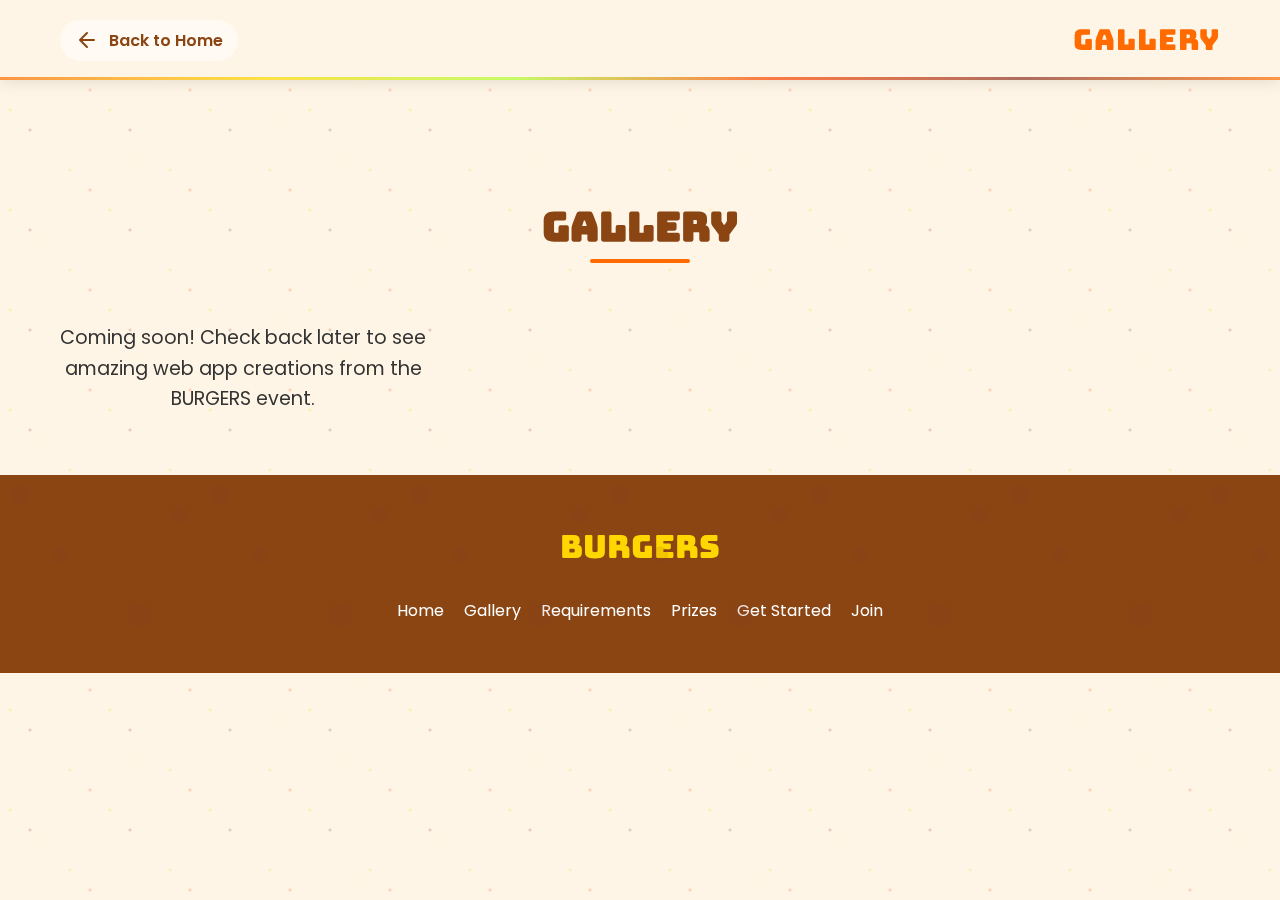
<file: gallery.html>
<!DOCTYPE html>
<html lang="en">
<head>
    <meta charset="UTF-8">
    <meta name="viewport" content="width=device-width, initial-scale=1.0">
    <title>BURGERS - Gallery</title>
    <link rel="icon" href="assets/image-removebg-preview.png" type="image/png">
    <link rel="stylesheet" href="styles/main.css">
    <link rel="stylesheet" href="styles/animations.css">
    <link rel="stylesheet" href="styles/burger.css">
    <link rel="stylesheet" href="styles/subpages.css">
    <link rel="preconnect" href="https://fonts.googleapis.com">
    <link rel="preconnect" href="https://fonts.gstatic.com" crossorigin>
    <link href="https://fonts.googleapis.com/css2?family=Bungee&family=Poppins:wght@300;400;600;700&display=swap" rel="stylesheet">
</head>
<body>
    <div class="burger-particles"></div>
    
    <header class="subpage-header">
        <div class="nav-container">
            <a href="index.html" class="back-button">
                <svg width="24" height="24" viewBox="0 0 24 24" fill="none" xmlns="http://www.w3.org/2000/svg">
                    <path d="M19 12H5M5 12L12 19M5 12L12 5" stroke="currentColor" stroke-width="2" stroke-linecap="round" stroke-linejoin="round"/>
                </svg>
                Back to Home
            </a>
            <div class="logo">
                <span>GALLERY</span>
            </div>
        </div>
    </header>

    <main>
        <section class="subpage-content">
            <div class="container">
                <h1 class="section-title">Gallery</h1>
                <div class="gallery-container">
                    <p class="section-text">Coming soon! Check back later to see amazing web app creations from the BURGERS event.</p>
                </div>
            </div>
        </section>
    </main>

    <footer>
        <div class="footer-content">
            <div class="footer-logo">
                <span>BURGERS</span>
            </div>
            <div class="footer-nav">
                <a href="index.html">Home</a>
                <a href="gallery.html">Gallery</a>
                <a href="requirements.html">Requirements</a>
                <a href="prizes.html">Prizes</a>
                <a href="get-started.html">Get Started</a>
                <a href="https://hackclub.slack.com/archives/C08NFMLBGPJ">Join</a>
            </div>
        </div>
    </footer>

    <script src="scripts/main.js"></script>
    <script src="scripts/burger-animation.js"></script>
</body>
</html>
</file>
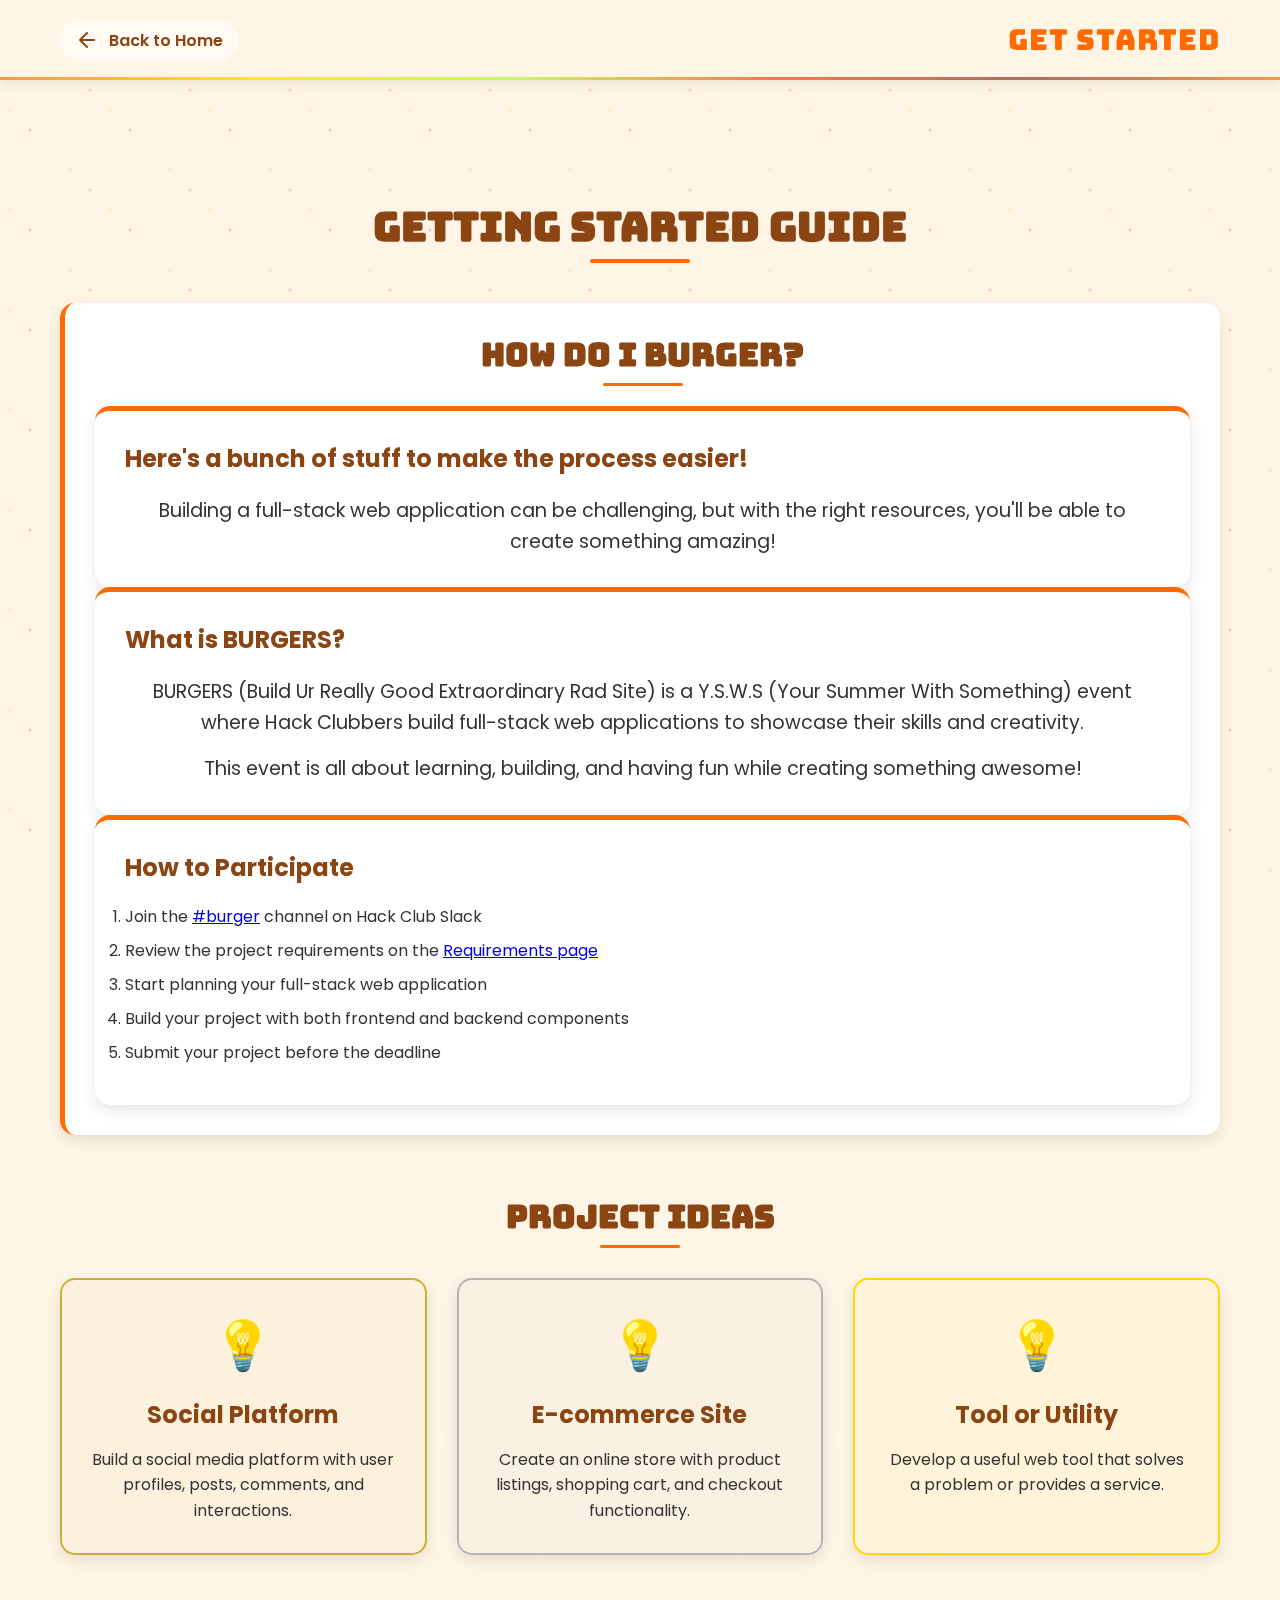
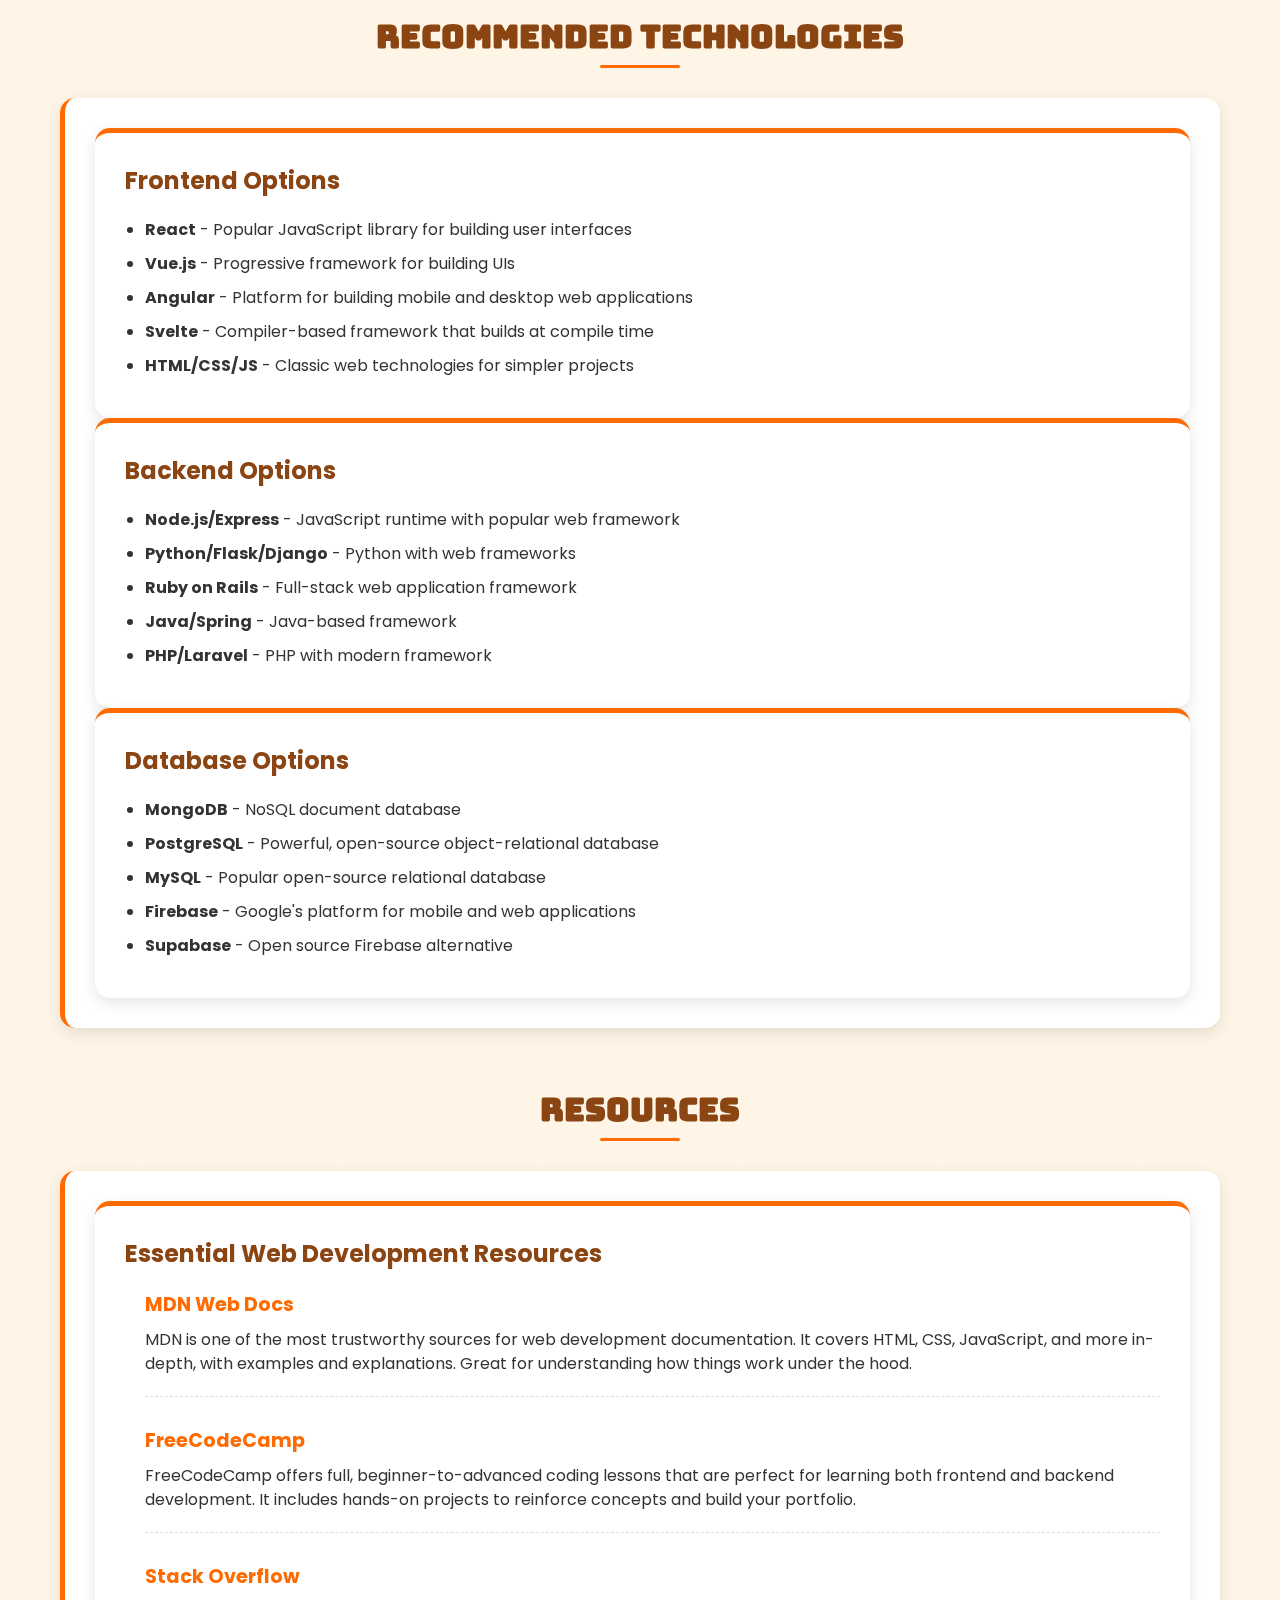
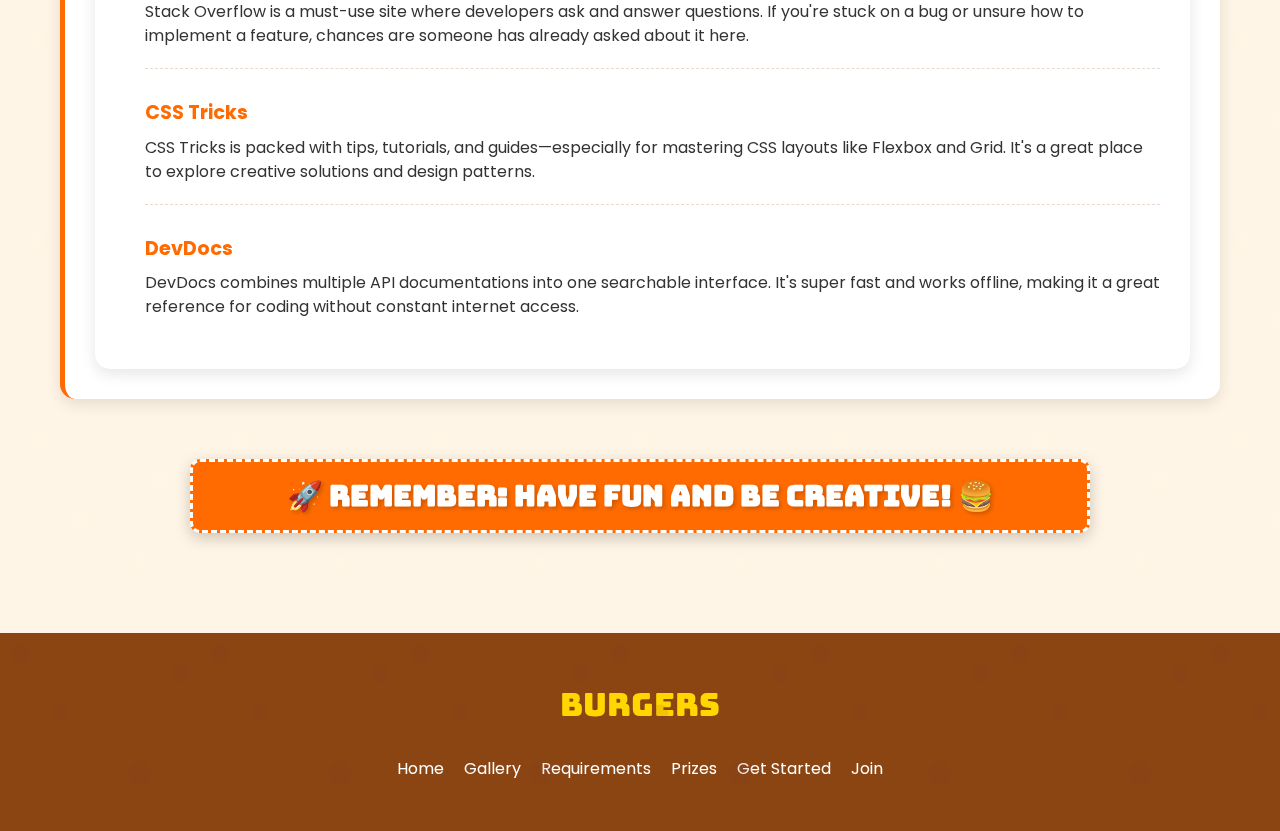
<file: get-started.html>
<!DOCTYPE html>
<html lang="en">
<head>
    <meta charset="UTF-8">
    <meta name="viewport" content="width=device-width, initial-scale=1.0">
    <title>Get Started - BURGERS</title>
    <link rel="icon" href="assets/image-removebg-preview.png" type="image/png">
    <link rel="stylesheet" href="styles/main.css">
    <link rel="stylesheet" href="styles/animations.css">
    <link rel="stylesheet" href="styles/burger.css">
    <link rel="stylesheet" href="styles/subpages.css">
    <link rel="preconnect" href="https://fonts.googleapis.com">
    <link rel="preconnect" href="https://fonts.gstatic.com" crossorigin>
    <link href="https://fonts.googleapis.com/css2?family=Bungee&family=Poppins:wght@300;400;600;700&display=swap" rel="stylesheet">
</head>
<body>
    <div class="burger-particles"></div>
    
    <header class="subpage-header">
        <div class="nav-container">
            <a href="index.html" class="back-button">
                <svg width="24" height="24" viewBox="0 0 24 24" fill="none" xmlns="http://www.w3.org/2000/svg">
                    <path d="M19 12H5M5 12L12 19M5 12L12 5" stroke="currentColor" stroke-width="2" stroke-linecap="round" stroke-linejoin="round"/>
                </svg>
                Back to Home
            </a>
            <div class="logo">
                <span>GET STARTED</span>
            </div>
        </div>
    </header>

    <main>
        <section class="subpage-content">
            <div class="container">
                <h1 class="section-title">Getting Started Guide</h1>
                
                <div class="requirements-section">
                    <h2 class="subsection-title">How do I Burger?</h2>
                    <div class="requirement-card">
                        <h3>Here's a bunch of stuff to make the process easier!</h3>
                        <p class="section-text">Building a full-stack web application can be challenging, but with the right resources, you'll be able to create something amazing!</p>
                    </div>
                    
                    <div class="requirement-card">
                        <h3>What is BURGERS?</h3>
                        <p class="section-text">BURGERS (Build Ur Really Good Extraordinary Rad Site) is a Y.S.W.S (Your Summer With Something) event where Hack Clubbers build full-stack web applications to showcase their skills and creativity.</p>
                        <p class="section-text">This event is all about learning, building, and having fun while creating something awesome!</p>
                    </div>
                    
                    <div class="requirement-card">
                        <h3>How to Participate</h3>
                        <ol>
                            <li>Join the <a href="https://hackclub.slack.com/archives/C08NFMLBGPJ">#burger</a> channel on Hack Club Slack</li>
                            <li>Review the project requirements on the <a href="requirements.html">Requirements page</a></li>
                            <li>Start planning your full-stack web application</li>
                            <li>Build your project with both frontend and backend components</li>
                            <li>Submit your project before the deadline</li>
                        </ol>
                    </div>
                </div>
                
                <h2 class="subsection-title">Project Ideas</h2>
                <div class="prizes-container">
                    <div class="prize-card first">
                        <div class="prize-icon">💡</div>
                        <h3>Social Platform</h3>
                        <p>Build a social media platform with user profiles, posts, comments, and interactions.</p>
                    </div>
                    
                    <div class="prize-card second">
                        <div class="prize-icon">💡</div>
                        <h3>E-commerce Site</h3>
                        <p>Create an online store with product listings, shopping cart, and checkout functionality.</p>
                    </div>
                    
                    <div class="prize-card grand">
                        <div class="prize-icon">💡</div>
                        <h3>Tool or Utility</h3>
                        <p>Develop a useful web tool that solves a problem or provides a service.</p>
                    </div>
                </div>
                
                <h2 class="subsection-title">Recommended Technologies</h2>
                <div class="requirements-section">
                    <div class="requirement-card">
                        <h3>Frontend Options</h3>
                        <ul>
                            <li><strong>React</strong> - Popular JavaScript library for building user interfaces</li>
                            <li><strong>Vue.js</strong> - Progressive framework for building UIs</li>
                            <li><strong>Angular</strong> - Platform for building mobile and desktop web applications</li>
                            <li><strong>Svelte</strong> - Compiler-based framework that builds at compile time</li>
                            <li><strong>HTML/CSS/JS</strong> - Classic web technologies for simpler projects</li>
                        </ul>
                    </div>
                    
                    <div class="requirement-card">
                        <h3>Backend Options</h3>
                        <ul>
                            <li><strong>Node.js/Express</strong> - JavaScript runtime with popular web framework</li>
                            <li><strong>Python/Flask/Django</strong> - Python with web frameworks</li>
                            <li><strong>Ruby on Rails</strong> - Full-stack web application framework</li>
                            <li><strong>Java/Spring</strong> - Java-based framework</li>
                            <li><strong>PHP/Laravel</strong> - PHP with modern framework</li>
                        </ul>
                    </div>
                    
                    <div class="requirement-card">
                        <h3>Database Options</h3>
                        <ul>
                            <li><strong>MongoDB</strong> - NoSQL document database</li>
                            <li><strong>PostgreSQL</strong> - Powerful, open-source object-relational database</li>
                            <li><strong>MySQL</strong> - Popular open-source relational database</li>
                            <li><strong>Firebase</strong> - Google's platform for mobile and web applications</li>
                            <li><strong>Supabase</strong> - Open source Firebase alternative</li>
                        </ul>
                    </div>
                </div>
                
                <h2 class="subsection-title">Resources</h2>
                <div class="requirements-section">
                    <div class="requirement-card">
                        <h3>Essential Web Development Resources</h3>
                        <ul class="resources-list">
                            <li>
                                <strong><a href="https://developer.mozilla.org/" target="_blank">MDN Web Docs</a></strong>
                                <p>MDN is one of the most trustworthy sources for web development documentation. It covers HTML, CSS, JavaScript, and more in-depth, with examples and explanations. Great for understanding how things work under the hood.</p>
                            </li>
                            <li>
                                <strong><a href="https://www.youtube.com/@freecodecamp" target="_blank">FreeCodeCamp</a></strong>
                                <p>FreeCodeCamp offers full, beginner-to-advanced coding lessons that are perfect for learning both frontend and backend development. It includes hands-on projects to reinforce concepts and build your portfolio.</p>
                            </li>
                            <li>
                                <strong><a href="https://stackoverflow.com/" target="_blank">Stack Overflow</a></strong>
                                <p>Stack Overflow is a must-use site where developers ask and answer questions. If you're stuck on a bug or unsure how to implement a feature, chances are someone has already asked about it here.</p>
                            </li>
                            <li>
                                <strong><a href="https://css-tricks.com/" target="_blank">CSS Tricks</a></strong>
                                <p>CSS Tricks is packed with tips, tutorials, and guides—especially for mastering CSS layouts like Flexbox and Grid. It's a great place to explore creative solutions and design patterns.</p>
                            </li>
                            <li>
                                <strong><a href="https://devdocs.io/" target="_blank">DevDocs</a></strong>
                                <p>DevDocs combines multiple API documentations into one searchable interface. It's super fast and works offline, making it a great reference for coding without constant internet access.</p>
                            </li>
                        </ul>
                    </div>
                </div>
                
                <div class="main-requirement-alert">
                    <h2>🚀 Remember: Have fun and be creative! 🍔</h2>
                </div>
            </div>
        </section>
    </main>

    <footer>
        <div class="footer-content">
            <div class="footer-logo">
                <span>BURGERS</span>
            </div>
            <div class="footer-nav">
                <a href="index.html">Home</a>
                <a href="gallery.html">Gallery</a>
                <a href="requirements.html">Requirements</a>
                <a href="prizes.html">Prizes</a>
                <a href="get-started.html">Get Started</a>
                <a href=https://hackclub.slack.com/archives/C08NFMLBGPJ">Join</a>
            </div>
        </div>
    </footer>

    <script src="scripts/main.js"></script>
    <script src="scripts/burger-animation.js"></script>
</body>
</html>
</file>
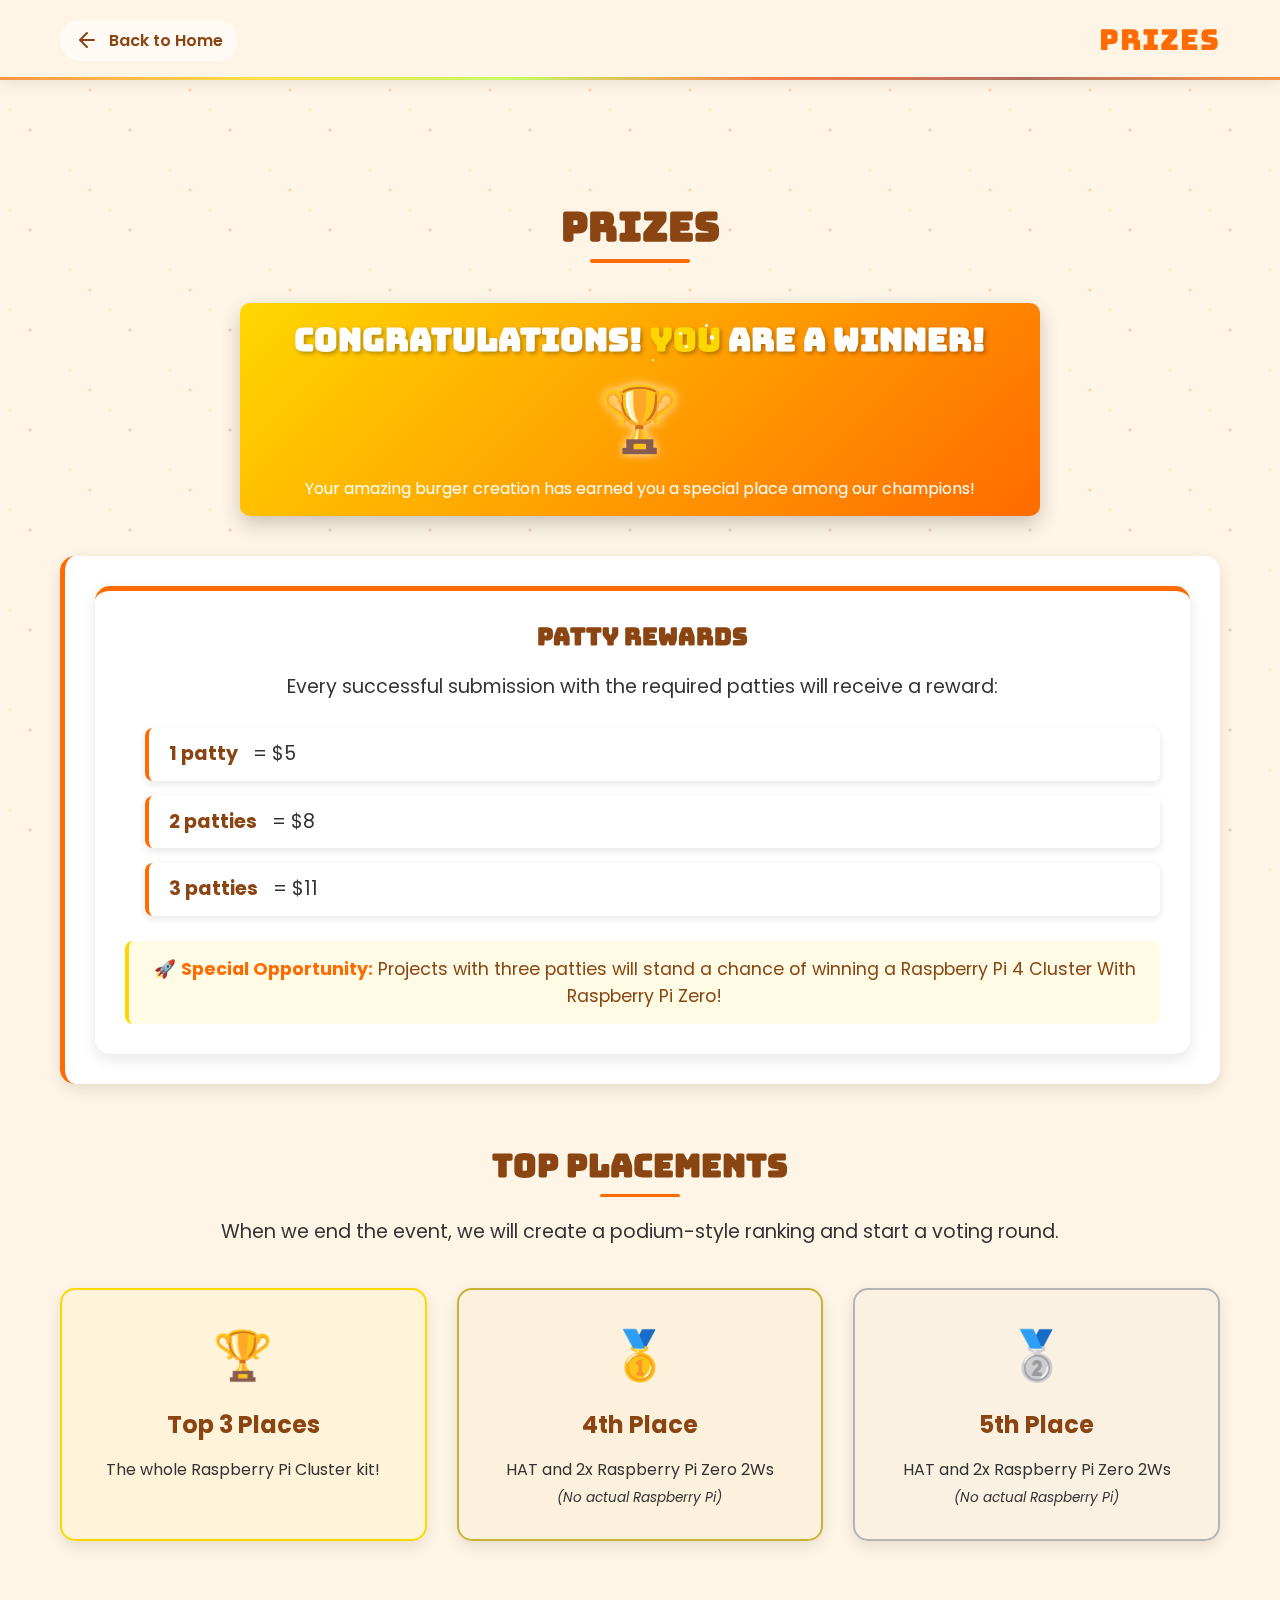
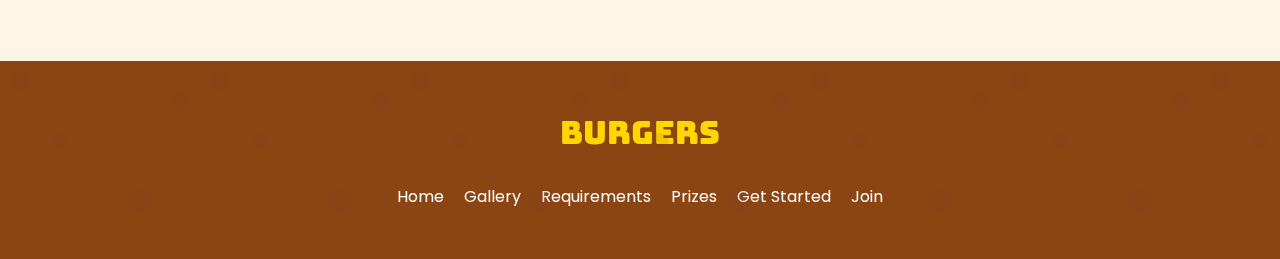
<file: prizes.html>
<!DOCTYPE html>
<html lang="en">
<head>
    <meta charset="UTF-8">
    <meta name="viewport" content="width=device-width, initial-scale=1.0">
    <title>Prizes - BURGERS</title>
    <link rel="icon" href="assets/image-removebg-preview.png" type="image/png">
    <link rel="stylesheet" href="styles/main.css">
    <link rel="stylesheet" href="styles/animations.css">
    <link rel="stylesheet" href="styles/burger.css">
    <link rel="stylesheet" href="styles/subpages.css">
    <link rel="preconnect" href="https://fonts.googleapis.com">
    <link rel="preconnect" href="https://fonts.gstatic.com" crossorigin>
    <link href="https://fonts.googleapis.com/css2?family=Bungee&family=Poppins:wght@300;400;600;700&display=swap" rel="stylesheet">
    <style>
        .confetti-container {
            position: fixed;
            top: 0;
            left: 0;
            width: 100%;
            height: 100%;
            pointer-events: none;
            z-index: 5;
            overflow: hidden;
        }
        
        .confetti {
            position: absolute;
            width: 10px;
            height: 10px;
            background-color: #FFD700;
            opacity: 0.8;
            animation: fall linear infinite, rotate linear infinite;
        }
        
        @keyframes fall {
            to {
                transform: translateY(100vh);
            }
        }
        
        @keyframes rotate {
            to {
                transform: rotate(360deg);
            }
        }
        
        .winner-banner {
            background: linear-gradient(135deg, #FFD700, #FF6B00);
            color: white;
            padding: 15px 25px;
            border-radius: 10px;
            text-align: center;
            margin: 20px auto 40px;
            box-shadow: 0 8px 20px rgba(0, 0, 0, 0.2);
            position: relative;
            overflow: hidden;
            animation: shine 2s infinite;
            max-width: 800px;
        }
        
        @keyframes shine {
            0% {
                background-position: -200% 0;
            }
            100% {
                background-position: 200% 0;
            }
        }
        
        .winner-banner h2 {
            font-family: 'Bungee', cursive;
            font-size: 2rem;
            margin: 0;
            text-shadow: 2px 2px 4px rgba(0, 0, 0, 0.3);
        }
        
        .winner-trophy {
            font-size: 4rem;
            margin: 10px 0;
            text-shadow: 0 0 10px rgba(255, 255, 255, 0.8);
            display: inline-block;
            animation: bounce-trophy 1s infinite alternate;
        }
        
        @keyframes bounce-trophy {
            from {
                transform: scale(1) rotate(-5deg);
            }
            to {
                transform: scale(1.1) rotate(5deg);
            }
        }
        
        .prize-card {
            transform: scale(1);
            transition: transform 0.5s;
            animation: prize-glow 3s infinite alternate;
        }
        
        @keyframes prize-glow {
            0% {
                box-shadow: 0 5px 15px rgba(255, 107, 0, 0.3);
            }
            100% {
                box-shadow: 0 5px 30px rgba(255, 215, 0, 0.8);
            }
        }
        
        .prize-card:hover {
            transform: translateY(-15px) scale(1.05);
        }
        
        .winner-name {
            font-weight: bold;
            color: #FFD700;
            position: relative;
            display: inline-block;
        }
        
        .sparkle {
            position: absolute;
            background-color: white;
            border-radius: 50%;
            animation: sparkle-animation 0.8s infinite;
        }
        
        @keyframes sparkle-animation {
            0%, 100% {
                opacity: 0;
                transform: scale(0);
            }
            50% {
                opacity: 1;
                transform: scale(1);
            }
        }
    </style>
</head>
<body>
    <div class="burger-particles"></div>
    <div class="confetti-container" id="confetti-container"></div>
    
    <header class="subpage-header">
        <div class="nav-container">
            <a href="index.html" class="back-button">
                <svg width="24" height="24" viewBox="0 0 24 24" fill="none" xmlns="http://www.w3.org/2000/svg">
                    <path d="M19 12H5M5 12L12 19M5 12L12 5" stroke="currentColor" stroke-width="2" stroke-linecap="round" stroke-linejoin="round"/>
                </svg>
                Back to Home
            </a>
            <div class="logo">
                <span>PRIZES</span>
            </div>
        </div>
    </header>

    <main>
        <section class="subpage-content">
            <div class="container">
                <h1 class="section-title">Prizes</h1>
                
                <div class="winner-banner">
                    <h2>Congratulations! <span class="winner-name">YOU</span> are a WINNER!</h2>
                    <div class="winner-trophy">🏆</div>
                    <p>Your amazing burger creation has earned you a special place among our champions!</p>
                </div>
                
                <div class="requirements-section">
                    <div class="requirement-card">
                        <h3 class="patty-title">Patty Rewards</h3>
                        <p class="section-text">Every successful submission with the required patties will receive a reward:</p>
                        <ul class="prize-list">
                            <li><strong>1 patty</strong> = $5</li>
                            <li><strong>2 patties</strong> = $8</li>
                            <li><strong>3 patties</strong> = $11</li>
                        </ul>
                        <div class="special-reward">
                            <p>🚀 <strong>Special Opportunity:</strong> Projects with three patties will stand a chance of winning a Raspberry Pi 4 Cluster With Raspberry Pi Zero!</p>
                        </div>
                    </div>
                </div>

                <h2 class="subsection-title">Top Placements</h2>
                <p class="section-text">When we end the event, we will create a podium-style ranking and start a voting round.</p>
                
                <div class="prizes-container">
                    <div class="prize-card grand">
                        <div class="prize-icon">🏆</div>
                        <h3>Top 3 Places</h3>
                        <p>The whole Raspberry Pi Cluster kit!</p>
                    </div>
                    
                    <div class="prize-card first">
                        <div class="prize-icon">🥇</div>
                        <h3>4th Place</h3>
                        <p>HAT and 2x Raspberry Pi Zero 2Ws</p>
                        <p class="note">(No actual Raspberry Pi)</p>
                    </div>
                    
                    <div class="prize-card second">
                        <div class="prize-icon">🥈</div>
                        <h3>5th Place</h3>
                        <p>HAT and 2x Raspberry Pi Zero 2Ws</p>
                        <p class="note">(No actual Raspberry Pi)</p>
                    </div>
                </div>
            </div>
        </section>
    </main>

    <footer>
        <div class="footer-content">
            <div class="footer-logo">
                <span>BURGERS</span>
            </div>
            <div class="footer-nav">
                <a href="index.html">Home</a>
                <a href="gallery.html">Gallery</a>
                <a href="requirements.html">Requirements</a>
                <a href="prizes.html">Prizes</a>
                <a href="get-started.html">Get Started</a>
                <a href="https://hackclub.slack.com/archives/C08NFMLBGPJ">Join</a>
            </div>
        </div>
    </footer>

    <script src="scripts/main.js"></script>
    <script src="scripts/burger-animation.js"></script>
    <script>
        // Create confetti effect
        function createConfetti() {
            const confettiContainer = document.getElementById('confetti-container');
            const colors = ['#FFD700', '#FF6B00', '#FF4500', '#ADFF2F', '#FFFFFF'];
            
            for (let i = 0; i < 30; i++) {
                const confetti = document.createElement('div');
                confetti.classList.add('confetti');
                
                // Random properties
                const size = Math.random() * 8 + 5;
                const color = colors[Math.floor(Math.random() * colors.length)];
                const left = Math.random() * 100;
                const duration = Math.random() * 5 + 5;
                const delay = Math.random() * 5;
                const rotationDuration = Math.random() * 3 + 2;
                
                // Apply styles
                confetti.style.width = `${size}px`;
                confetti.style.height = `${size}px`;
                confetti.style.backgroundColor = color;
                confetti.style.left = `${left}%`;
                confetti.style.top = '-20px';
                confetti.style.animationDuration = `${duration}s, ${rotationDuration}s`;
                confetti.style.animationDelay = `${delay}s`;
                confetti.style.opacity = `${Math.random() * 0.5 + 0.3}`;
                
                // Random shape
                if (Math.random() > 0.5) {
                    confetti.style.borderRadius = '50%';
                } else if (Math.random() > 0.5) {
                    confetti.style.borderRadius = '5px';
                    confetti.style.transform = `rotate(${Math.random() * 360}deg)`;
                }
                
                confettiContainer.appendChild(confetti);
            }
        }
        
        // Add sparkles to winner name
        function createSparkles() {
            const winnerName = document.querySelector('.winner-name');
            
            for (let i = 0; i < 5; i++) {
                const sparkle = document.createElement('div');
                sparkle.classList.add('sparkle');
                
                // Random position
                const size = Math.random() * 3 + 2;
                const left = Math.random() * 100;
                const top = Math.random() * 100;
                const delay = Math.random() * 2;
                
                // Apply styles
                sparkle.style.width = `${size}px`;
                sparkle.style.height = `${size}px`;
                sparkle.style.left = `${left}%`;
                sparkle.style.top = `${top}%`;
                sparkle.style.animationDelay = `${delay}s`;
                
                winnerName.appendChild(sparkle);
            }
        }
        
        document.addEventListener('DOMContentLoaded', function() {
            // Create initial confetti only once
            createConfetti();
            createSparkles();
            
            // Add fade out for confetti after some time
            setTimeout(function() {
                const confettiElements = document.querySelectorAll('.confetti');
                confettiElements.forEach(function(element) {
                    element.style.transition = 'opacity 2s ease-out';
                    element.style.opacity = '0';
                });
                
                // Remove confetti container after animation completes
                setTimeout(function() {
                    const container = document.getElementById('confetti-container');
                    while (container.firstChild) {
                        container.removeChild(container.firstChild);
                    }
                }, 2000);
            }, 8000);
            
            // Remove the setInterval for continuous confetti generation
        });
    </script>
</body>
</html>
</file>
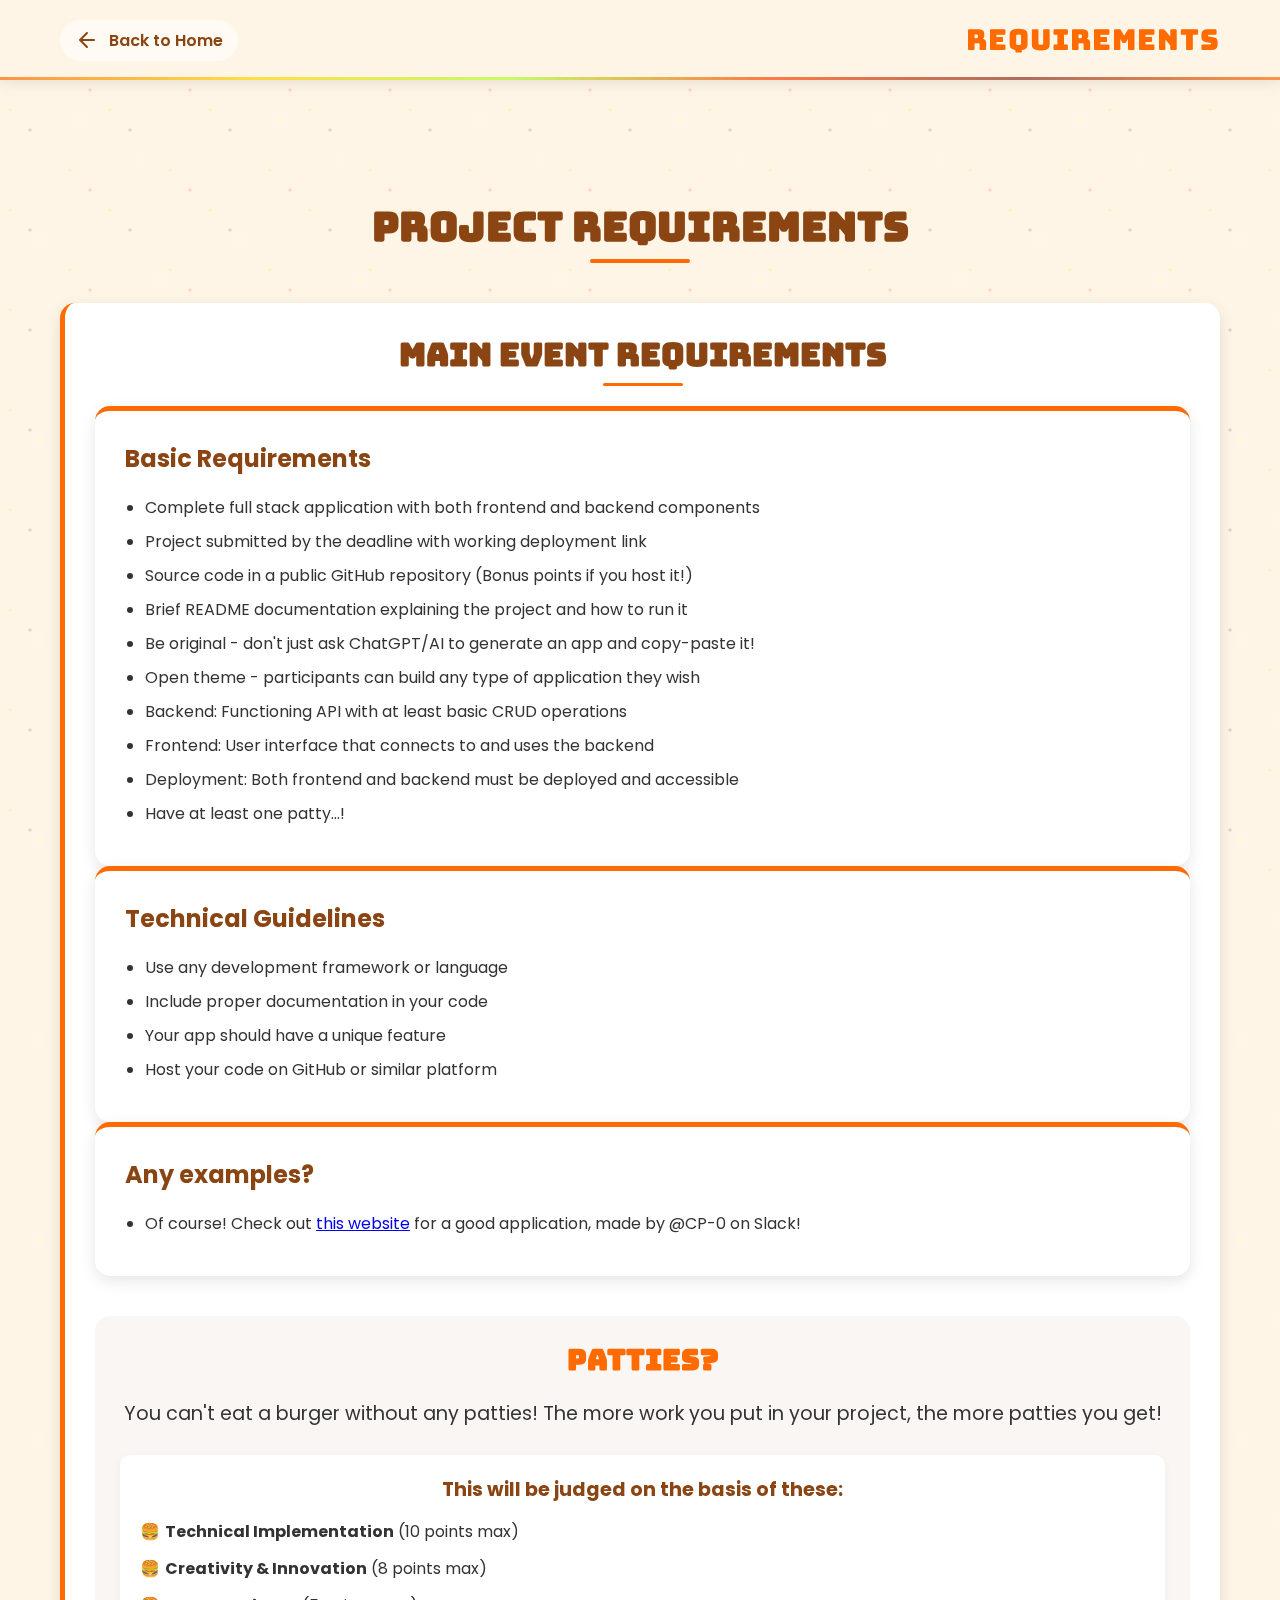
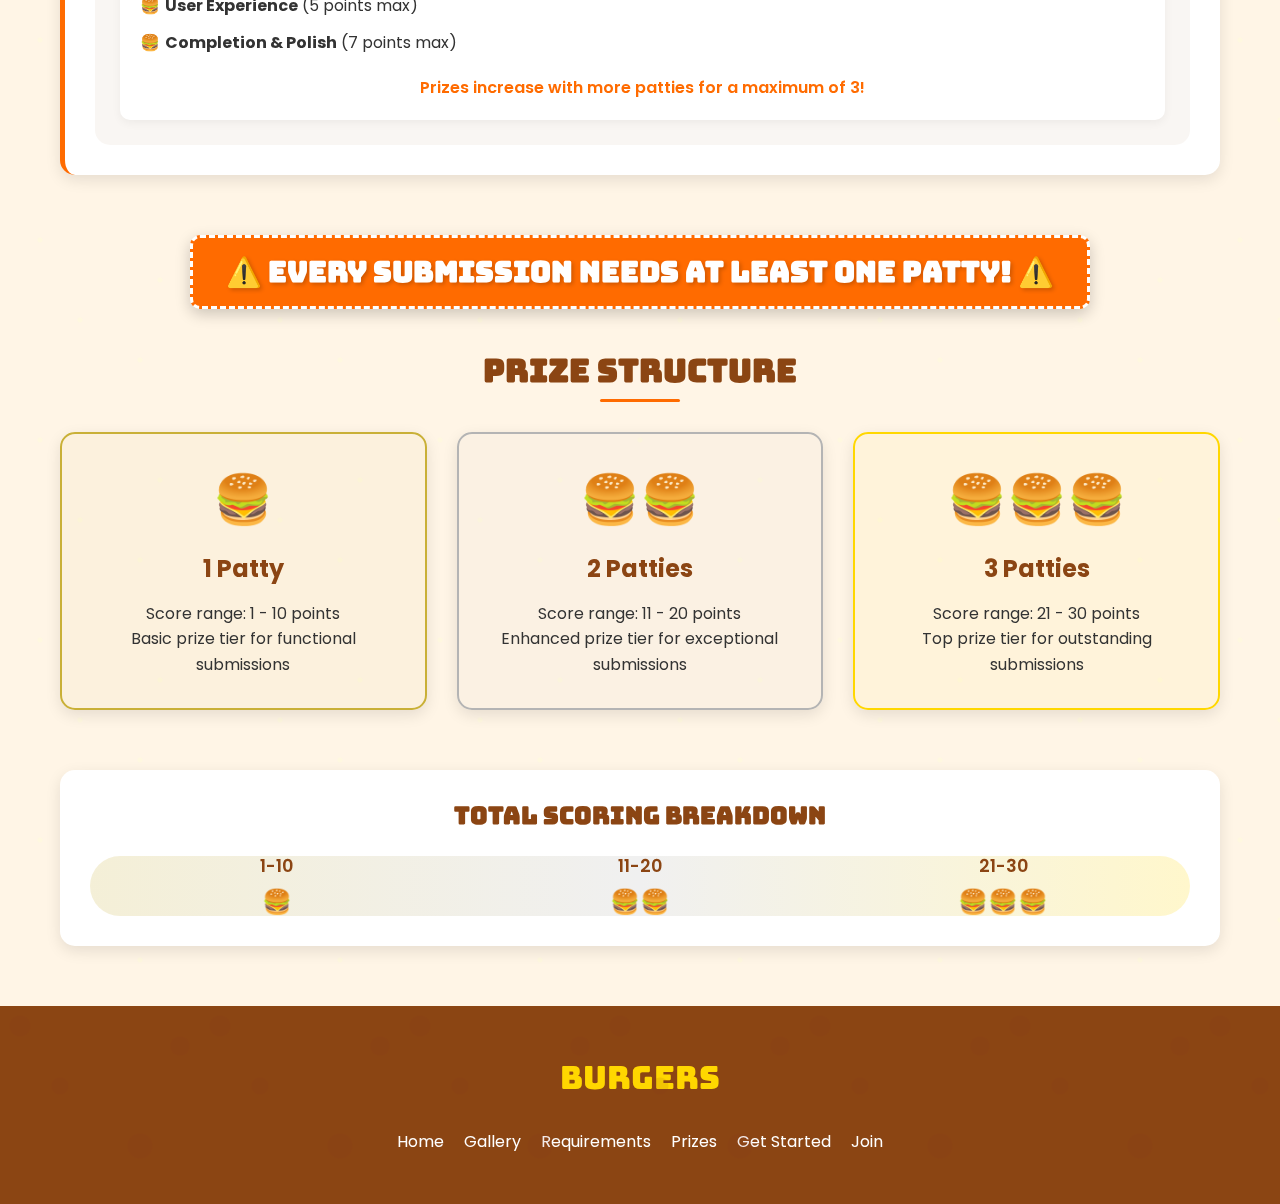
<file: requirements.html>
<!DOCTYPE html>
<html lang="en">
<head>
    <meta charset="UTF-8">
    <meta name="viewport" content="width=device-width, initial-scale=1.0">
    <title>Requirements - BURGERS</title>
    <link rel="icon" href="assets/image-removebg-preview.png" type="image/png">
    <link rel="stylesheet" href="styles/main.css">
    <link rel="stylesheet" href="styles/animations.css">
    <link rel="stylesheet" href="styles/burger.css">
    <link rel="stylesheet" href="styles/subpages.css">
    <link rel="preconnect" href="https://fonts.googleapis.com">
    <link rel="preconnect" href="https://fonts.gstatic.com" crossorigin>
    <link href="https://fonts.googleapis.com/css2?family=Bungee&family=Poppins:wght@300;400;600;700&display=swap" rel="stylesheet">
</head>
<body>
    <div class="burger-particles"></div>
    
    <header class="subpage-header">
        <div class="nav-container">
            <a href="index.html" class="back-button">
                <svg width="24" height="24" viewBox="0 0 24 24" fill="none" xmlns="http://www.w3.org/2000/svg">
                    <path d="M19 12H5M5 12L12 19M5 12L12 5" stroke="currentColor" stroke-width="2" stroke-linecap="round" stroke-linejoin="round"/>
                </svg>
                Back to Home
            </a>
            <div class="logo">
                <span>REQUIREMENTS</span>
            </div>
        </div>
    </header>

    <main>
        <section class="subpage-content">
            <div class="container">
                <h1 class="section-title">Project Requirements</h1>
                
                <div class="requirements-section">
                    <h2 class="subsection-title">Main Event Requirements</h2>
                    <div class="requirement-card">
                        <h3>Basic Requirements</h3>
                        <ul>
                            <li>Complete full stack application with both frontend and backend components</li>
                            <li>Project submitted by the deadline with working deployment link</li>
                            <li>Source code in a public GitHub repository (Bonus points if you host it!)</li>
                            <li>Brief README documentation explaining the project and how to run it</li>
                            <li>Be original - don't just ask ChatGPT/AI to generate an app and copy-paste it!</li>
                            <li>Open theme - participants can build any type of application they wish</li>
                            <li>Backend: Functioning API with at least basic CRUD operations</li>
                            <li>Frontend: User interface that connects to and uses the backend</li>
                            <li>Deployment: Both frontend and backend must be deployed and accessible</li>
                            <li>Have at least one patty...!</li>
                        </ul>
                    </div>
                    
                    <div class="requirement-card">
                        <h3>Technical Guidelines</h3>
                        <ul>
                            <li>Use any development framework or language</li>
                            <li>Include proper documentation in your code</li>
                            <li>Your app should have a unique feature</li>
                            <li>Host your code on GitHub or similar platform</li>
                        </ul>
                    </div>
                    
                    <div class="requirement-card">
                        <h3>Any examples?</h3>
                        <ul>
                            <li>Of course! Check out <a href="https://chess.boredom.dev">this website</a> for a good application, made by @CP-0 on Slack!</li>
                        </ul>
                    </div>

                    <div class="patty-section">
                        <h3 class="patty-title">Patties?</h3>
                        <p class="section-text">You can't eat a burger without any patties! The more work you put in your project, the more patties you get!</p>
                        
                        <div class="judging-criteria">
                            <h4>This will be judged on the basis of these:</h4>
                            <ul>
                                <li><strong>Technical Implementation</strong> (10 points max)</li>
                                <li><strong>Creativity & Innovation</strong> (8 points max)</li>
                                <li><strong>User Experience</strong> (5 points max)</li>
                                <li><strong>Completion & Polish</strong> (7 points max)</li>
                            </ul>
                            <p>Prizes increase with more patties for a maximum of 3!</p>
                        </div>
                    </div>
                </div>
                
                <div class="main-requirement-alert">
                    <h2>⚠️ Every submission needs at least one Patty! ⚠️</h2>
                </div>
                
                <h2 class="subsection-title">Prize Structure</h2>
                <div class="prizes-container">
                    <div class="prize-card first">
                        <div class="prize-icon">🍔</div>
                        <h3>1 Patty</h3>
                        <p>Score range: 1 - 10 points</p>
                        <p>Basic prize tier for functional submissions</p>
                    </div>
                    
                    <div class="prize-card second">
                        <div class="prize-icon">🍔🍔</div>
                        <h3>2 Patties</h3>
                        <p>Score range: 11 - 20 points</p>
                        <p>Enhanced prize tier for exceptional submissions</p>
                    </div>
                    
                    <div class="prize-card grand">
                        <div class="prize-icon">🍔🍔🍔</div>
                        <h3>3 Patties</h3>
                        <p>Score range: 21 - 30 points</p>
                        <p>Top prize tier for outstanding submissions</p>
                    </div>
                </div>
                
                <div class="scoring-visual">
                    <h3 class="scoring-title">Total Scoring Breakdown</h3>
                    <div class="score-meter">
                        <div class="score-range range-1">
                            <span>1-10</span>
                            <div class="patty-icon">🍔</div>
                        </div>
                        <div class="score-range range-2">
                            <span>11-20</span>
                            <div class="patty-icon">🍔🍔</div>
                        </div>
                        <div class="score-range range-3">
                            <span>21-30</span>
                            <div class="patty-icon">🍔🍔🍔</div>
                        </div>
                    </div>
                </div>
            </div>
        </section>
    </main>

    <footer>
        <div class="footer-content">
            <div class="footer-logo">
                <span>BURGERS</span>
            </div>
            <div class="footer-nav">
                <a href="index.html">Home</a>
                <a href="gallery.html">Gallery</a>
                <a href="requirements.html">Requirements</a>
                <a href="prizes.html">Prizes</a>
                <a href="get-started.html">Get Started</a>
                <a href="https://hackclub.slack.com/archives/C08NFMLBGPJ">Join</a>
            </div>
        </div>
    </footer>

    <script src="scripts/main.js"></script>
    <script src="scripts/burger-animation.js"></script>
</body>
</html>
</file>
<file: styles/main.css>
:root {
    --primary: #FF6B00;
    --secondary: #8B4513;
    --secondary-rgb: 139, 69, 19;
    --accent: #FFD700;
    --background: #FFF5E6;
    --text: #333333;
    --white: #FFFFFF;
    --light-gray: #F0F0F0;
    --shadow: rgba(0, 0, 0, 0.1);
    --sesame: #FFF8E0;
    --lettuce: #ADFF2F;
    --tomato: #FF4500;
    --cheese: #FFD700;
    --patty: #8A3324;
}

* {
    margin: 0;
    padding: 0;
    box-sizing: border-box;
}

html {
    scroll-behavior: smooth;
}

body {
    font-family: 'Poppins', sans-serif;
    background-color: var(--background);
    background-image: 
        radial-gradient(circle at 20% 20%, var(--sesame) 2px, transparent 3px),
        radial-gradient(circle at 80% 40%, var(--sesame) 2px, transparent 3px),
        radial-gradient(circle at 40% 60%, var(--sesame) 2px, transparent 3px),
        radial-gradient(circle at 70% 80%, var(--sesame) 2px, transparent 3px);
    background-size: 200px 200px;
    color: var(--text);
    overflow-x: hidden;
    position: relative;
    padding-top: 80px;
}

.burger-particles {
    position: fixed;
    top: 0;
    left: 0;
    width: 100%;
    height: 100%;
    z-index: -1;
    background-image: 
        radial-gradient(circle, var(--sesame) 1px, transparent 2px),
        radial-gradient(circle, var(--lettuce) 1px, transparent 2px),
        radial-gradient(circle, var(--tomato) 1px, transparent 2px),
        radial-gradient(circle, var(--cheese) 1px, transparent 2px),
        radial-gradient(circle, var(--patty) 1px, transparent 2px);
    background-size: 100px 100px;
    background-position: 0 0, 20px 20px, 40px 40px, 60px 60px, 80px 80px;
    opacity: 0.2;
    animation: burger-particles-float 60s linear infinite;
    pointer-events: none;
}

header {
    position: fixed;
    top: 0;
    left: 0;
    width: 100%;
    background-color: rgba(255, 245, 230, 0.95);
    backdrop-filter: blur(10px);
    z-index: 100;
    padding: 15px 0;
    box-shadow: 0 2px 15px var(--shadow);
    display: flex;
    overflow: visible;
    height: 80px;
}

header::after {
    content: '';
    position: absolute;
    bottom: 0;
    left: 0;
    width: 100%;
    height: 3px;
    background: linear-gradient(to right, var(--primary), var(--cheese), var(--lettuce), var(--tomato), var(--patty), var(--primary));
    opacity: 0.7;
}

.hack-club-flag {
    display: flex;
    align-items: center;
    z-index: 15;
    transition: transform 0.3s ease;
    margin: 0;
    padding: 0;
    height: 100%;
    position: absolute;
    left: 0;
    top: 0;
}

.hack-club-flag:hover {
    transform: scale(1.05);
}

.flag-logo {
    height: 75px;
    width: auto;
    display: block;
}

.nav-container {
    display: flex;
    justify-content: flex-start;
    align-items: center;
    max-width: 1200px;
    margin: 0 auto;
    padding: 0 20px;
    position: relative;
    z-index: 10;
    flex: 1;
    padding-left: 85px;
}

.logo {
    display: flex;
    align-items: center;
    gap: 10px;
    margin-right: auto;
}

.logo span {
    font-family: 'Bungee', cursive;
    font-size: 1.8rem;
    color: var(--primary);
    letter-spacing: 1px;
}

.burger-svg {
    width: 35px;
    height: 35px;
    transition: transform 0.6s ease-in-out;
}

.logo:hover .burger-svg {
    transform: rotate(360deg);
}

.main-nav ul {
    display: flex;
    list-style: none;
    gap: 30px;
}

.main-nav a {
    text-decoration: none;
    color: var(--text);
    font-weight: 600;
    position: relative;
    padding: 5px 0;
    transition: color 0.3s;
}

.main-nav a::after {
    content: '';
    position: absolute;
    bottom: 0;
    left: 0;
    width: 0;
    height: 2px;
    background-color: var(--primary);
    transition: width 0.3s;
}

.main-nav a:hover,
.main-nav a.active {
    color: var(--primary);
}

.main-nav a:hover::after,
.main-nav a.active::after {
    width: 100%;
}

.burger-menu {
    display: none;
    flex-direction: column;
    gap: 5px;
    cursor: pointer;
    width: 30px;
    height: 25px;
    position: relative;
    z-index: 110;
}

.burger-line {
    width: 100%;
    height: 3px;
    background-color: var(--secondary);
    transition: all 0.3s ease;
    border-radius: 3px;
    position: absolute;
}

.burger-line:nth-child(1) {
    top: 0;
}

.burger-line:nth-child(2) {
    top: 10px;
}

.burger-line:nth-child(3) {
    top: 20px;
}

.hero {
    display: flex;
    align-items: center;
    justify-content: space-between;
    min-height: calc(100vh - 80px);
    padding: 20px 20px 50px;
    max-width: 1200px;
    margin: 0 auto;
    position: relative;
    overflow: hidden;
}

.hero::before {
    content: '';
    position: absolute;
    top: 100px;
    left: -100px;
    width: 200px;
    height: 200px;
    background: radial-gradient(circle, var(--primary) 0%, transparent 70%);
    opacity: 0.1;
    border-radius: 50%;
    z-index: -1;
}

.hero::after {
    content: '';
    position: absolute;
    bottom: 50px;
    right: -100px;
    width: 250px;
    height: 250px;
    background: radial-gradient(circle, var(--cheese) 0%, transparent 70%);
    opacity: 0.1;
    border-radius: 50%;
    z-index: -1;
}

.hero-content {
    flex: 1;
    z-index: 1;
    max-width: 600px;
}

.title {
    font-family: 'Bungee', cursive;
    font-size: 4rem;
    margin-bottom: 20px;
    color: var(--secondary);
    line-height: 1.1;
}

.title span {
    display: block;
    color: var(--primary);
}

.tagline {
    font-size: 1.5rem;
    margin-bottom: 30px;
    color: var(--text);
    font-weight: 300;
}

.promo-text {
    font-size: 1.2rem;
    margin-bottom: 25px;
    color: var(--primary);
    font-weight: 500;
    background-color: rgba(255, 255, 255, 0.4);
    padding: 10px 15px;
    border-radius: 8px;
    border-left: 4px solid var(--secondary);
    box-shadow: 0 3px 8px rgba(0, 0, 0, 0.1);
}

.event-info {
    margin-bottom: 30px;
}

.date-venue {
    display: flex;
    gap: 30px;
    flex-wrap: wrap;
}

.info-item {
    display: flex;
    align-items: center;
    gap: 10px;
    font-size: 1.1rem;
}

.info-item .icon {
    width: 24px;
    height: 24px;
    color: var(--primary);
}

.cta-buttons {
    display: flex;
    gap: 20px;
    margin-bottom: 40px;
    align-items: center;
    justify-content: flex-start;
}

.btn {
    display: inline-block;
    padding: 12px 28px;
    border-radius: 50px;
    font-weight: 600;
    text-decoration: none;
    text-align: center;
    border: 2px solid transparent;
    transition: all 0.3s;
    font-size: 1rem;
    box-shadow: 0 4px 8px rgba(0, 0, 0, 0.1);
    cursor: pointer;
}

.btn.primary {
    background-color: var(--primary);
    color: var(--white);
    border-color: var(--primary);
}

.btn.primary:hover {
    background-color: transparent;
    border-color: var(--primary);
    color: var(--primary);
    transform: translateY(-3px);
    box-shadow: 0 6px 12px rgba(0, 0, 0, 0.15);
}

.btn.secondary {
    background-color: transparent;
    border-color: var(--secondary);
    color: var(--secondary);
}

.btn.secondary:hover {
    background-color: var(--secondary);
    color: var(--white);
    transform: translateY(-3px);
    box-shadow: 0 6px 12px rgba(0, 0, 0, 0.15);
}

.burger-model-container {
    flex: 1;
    height: 500px;
    position: relative;
}

#burger-model {
    width: 100%;
    height: 100%;
}

.about-section {
    padding: 100px 20px;
    max-width: 1200px;
    margin: 0 auto;
    position: relative;
}

.about-section::before {
    content: '';
    position: absolute;
    top: 0;
    left: 0;
    right: 0;
    height: 20px;
    background: linear-gradient(to right, var(--lettuce), var(--cheese), var(--tomato), var(--patty), var(--primary));
    border-radius: 10px;
    opacity: 0.7;
}

.section-title {
    font-family: 'Bungee', cursive;
    font-size: 2.5rem;
    color: var(--secondary);
    text-align: center;
    margin-bottom: 50px;
    position: relative;
}

.section-title::after {
    content: '';
    position: absolute;
    bottom: -10px;
    left: 50%;
    transform: translateX(-50%);
    width: 100px;
    height: 4px;
    background-color: var(--primary);
    border-radius: 2px;
}

.about-content {
    display: flex;
    flex-wrap: wrap;
    gap: 50px;
    justify-content: space-between;
}

.about-text {
    flex: 1;
    min-width: 300px;
}

.about-text p {
    font-size: 1.1rem;
    margin-bottom: 20px;
    line-height: 1.6;
}

.feature-cards {
    display: flex;
    gap: 25px;
    flex-wrap: wrap;
    justify-content: center;
    flex: 1;
    min-width: 300px;
}

.feature-card {
    background-color: var(--white);
    padding: 25px;
    border-radius: 15px;
    box-shadow: 0 10px 25px var(--shadow);
    text-align: center;
    transition: transform 0.3s, box-shadow 0.3s;
    flex: 1;
    min-width: 200px;
    border-top: 4px solid var(--primary);
    position: relative;
    overflow: hidden;
}

.feature-card::before {
    content: '';
    position: absolute;
    top: 0;
    left: 0;
    right: 0;
    height: 100%;
    background: 
        radial-gradient(circle at 10% 20%, var(--sesame) 2px, transparent 3px),
        radial-gradient(circle at 30% 50%, var(--sesame) 2px, transparent 3px),
        radial-gradient(circle at 70% 30%, var(--sesame) 2px, transparent 3px),
        radial-gradient(circle at 90% 60%, var(--sesame) 2px, transparent 3px);
    background-size: 100px 100px;
    opacity: 0.1;
    z-index: 0;
}

.feature-card:hover {
    transform: translateY(-10px);
    box-shadow: 0 15px 30px var(--shadow);
}

.feature-card .icon {
    font-size: 2.5rem;
    margin-bottom: 15px;
}

.feature-card h3 {
    font-family: 'Bungee', cursive;
    font-size: 1.5rem;
    margin-bottom: 10px;
    color: var(--primary);
}

.feature-card p {
    font-size: 0.9rem;
    line-height: 1.4;
}

footer {
    background-color: var(--secondary);
    color: var(--white);
    padding: 50px 20px;
    position: relative;
    overflow: hidden;
}

footer::before {
    content: '';
    position: absolute;
    top: 0;
    left: 0;
    width: 100%;
    height: 100%;
    background-image: 
        radial-gradient(circle at 10% 10%, var(--patty) 10px, transparent 11px),
        radial-gradient(circle at 30% 40%, var(--patty) 8px, transparent 9px),
        radial-gradient(circle at 70% 70%, var(--patty) 12px, transparent 13px),
        radial-gradient(circle at 90% 20%, var(--patty) 9px, transparent 10px);
    background-size: 200px 200px;
    opacity: 0.1;
}

.footer-content {
    max-width: 1200px;
    margin: 0 auto;
    display: flex;
    flex-direction: column;
    align-items: center;
    gap: 30px;
}

.footer-logo {
    text-align: center;
}

.footer-logo span {
    font-family: 'Bungee', cursive;
    font-size: 2rem;
    color: var(--accent);
}

.footer-logo p {
    font-size: 1rem;
    margin-top: 5px;
}

.social-links {
    display: flex;
    gap: 20px;
}

.social-icon {
    color: var(--white);
    text-decoration: none;
    font-size: 1rem;
    transition: color 0.3s;
}

.social-icon:hover {
    color: var(--accent);
}

.footer-nav {
    display: flex;
    gap: 20px;
    flex-wrap: wrap;
    justify-content: center;
}

.footer-nav a {
    color: var(--white);
    text-decoration: none;
    transition: color 0.3s;
}

.footer-nav a:hover {
    color: var(--accent);
}

.copyright {
    font-size: 0.9rem;
    opacity: 0.7;
}

.burger-particle {
    display: inline-block;
    position: fixed;
    z-index: -1;
    pointer-events: none;
    user-select: none;
    filter: drop-shadow(0 2px 4px rgba(0,0,0,0.2));
    transform-origin: center;
    transition: all 0.3s ease;
}

.burger-particle:hover {
    transform: scale(1.2) rotate(10deg);
    opacity: 0.9 !important;
}

@keyframes burger-particles-float {
    0% {
        background-position: 0 0, 25px 25px, 12px 37px;
    }
    100% {
        background-position: 50px 50px, 75px 75px, 62px 87px;
    }
}

@media (max-width: 992px) {
    .hero {
        flex-direction: column;
        text-align: center;
    }

    .hero-content {
        order: 2;
        margin-top: 30px;
    }

    .burger-model-container {
        order: 1;
    }

    .date-venue {
        justify-content: center;
    }

    .cta-buttons {
        justify-content: center;
    }
}

@media (max-width: 768px) {
    .main-nav {
        display: none;
        position: fixed;
        top: 70px;
        left: 0;
        right: 0;
        background-color: rgba(255, 245, 230, 0.98);
        box-shadow: 0 5px 15px rgba(0, 0, 0, 0.1);
        padding: 20px 0;
        z-index: 90;
        border-top: 1px solid rgba(0, 0, 0, 0.1);
        max-height: calc(100vh - 70px);
        overflow-y: auto;
    }
    
    .main-nav.active {
        display: block;
    }
    
    .main-nav ul {
        flex-direction: column;
        align-items: center;
        gap: 20px;
    }
    
    .main-nav a {
        font-size: 1.2rem;
        padding: 12px 20px;
        display: block;
        width: 80%;
        margin: 0 auto;
        text-align: center;
        border-radius: 8px;
        transition: all 0.3s ease;
    }
    
    .main-nav a:hover,
    .main-nav a.active {
        background-color: rgba(255, 107, 0, 0.1);
    }
    
    .main-nav a::after {
        display: none;
    }
    
    .burger-menu {
        display: flex;
        z-index: 95;
    }
    
    .burger-menu.active .burger-line:nth-child(1) {
        transform: translateY(10px) rotate(45deg);
    }
    
    .burger-menu.active .burger-line:nth-child(2) {
        opacity: 0;
    }
    
    .burger-menu.active .burger-line:nth-child(3) {
        transform: translateY(-10px) rotate(-45deg);
    }

    .title {
        font-size: 3rem;
    }

    .tagline {
        font-size: 1.2rem;
    }
    
    .promo-text {
        font-size: 1.1rem;
        padding: 8px 12px;
        text-align: center;
    }

    .hack-club-flag {
        height: 60px;
    }
    
    .flag-logo {
        height: 60px;
    }
    
    .nav-container {
        padding-left: 65px;
    }
    
    .section-title {
        font-size: 2rem;
    }

    .about-content {
        flex-direction: column;
    }
}

.who-section {
    padding: 100px 20px;
    max-width: 1200px;
    margin: 0 auto;
    position: relative;
}

.who-section .container {
    max-width: 800px;
    margin: 0 auto;
}

.who-section::before {
    content: '';
    position: absolute;
    top: 0;
    left: 0;
    right: 0;
    height: 20px;
    background: linear-gradient(to right, var(--cheese), var(--primary), var(--patty));
    border-radius: 10px;
    opacity: 0.7;
}

.section-text {
    font-size: 1.2rem;
    line-height: 1.6;
    margin-top: 20px;
    color: var(--text);
    text-align: center;
}

.what-section {
    padding: 100px 20px;
    max-width: 1200px;
    margin: 0 auto;
    position: relative;
    background-color: rgba(255, 255, 255, 0.5);
    border-radius: 15px;
}

.what-section .container {
    max-width: 800px;
    margin: 0 auto;
}

.what-section::before {
    content: '';
    position: absolute;
    top: 0;
    left: 0;
    right: 0;
    height: 20px;
    background: linear-gradient(to right, var(--patty), var(--tomato), var(--lettuce));
    border-radius: 10px;
    opacity: 0.7;
}

.section-text + .section-text {
    margin-top: 15px;
}

.how-section {
    padding: 100px 20px;
    max-width: 1200px;
    margin: 0 auto;
    position: relative;
}

.how-section .container {
    max-width: 800px;
    margin: 0 auto;
}

.how-section::before {
    content: '';
    position: absolute;
    top: 0;
    left: 0;
    right: 0;
    height: 20px;
    background: linear-gradient(to right, var(--lettuce), var(--sesame), var(--primary));
    border-radius: 10px;
    opacity: 0.7;
}

.help-section {
    padding: 100px 20px;
    max-width: 1200px;
    margin: 0 auto 50px;
    position: relative;
    background-color: rgba(255, 255, 255, 0.6);
    border-radius: 15px;
}

.help-section .container {
    max-width: 800px;
    margin: 0 auto;
}

.help-section::before {
    content: '';
    position: absolute;
    top: 0;
    left: 0;
    right: 0;
    height: 20px;
    background: linear-gradient(to right, var(--primary), var(--cheese), var(--lettuce));
    border-radius: 10px;
    opacity: 0.7;
}

.help-section .section-title {
    font-size: 2.2rem;
    white-space: nowrap;
    line-height: 1.2;
}

.help-section .section-text a {
    color: var(--primary);
    font-weight: 600;
    text-decoration: none;
    padding: 2px 6px;
    border-radius: 4px;
    background-color: rgba(255, 107, 0, 0.1);
    transition: all 0.3s ease;
}

.help-section .section-text a:hover {
    background-color: rgba(255, 107, 0, 0.2);
    color: #d95600;
    text-decoration: underline;
}

.slack-button-container {
    display: flex;
    justify-content: center;
    margin-top: 30px;
}

.slack-button {
    font-size: 1.2rem;
    padding: 15px 30px;
    box-shadow: 0 5px 15px rgba(0, 0, 0, 0.2);
    transition: transform 0.3s, box-shadow 0.3s, background-color 0.3s, color 0.3s;
}

.slack-button:hover {
    transform: translateY(-5px);
    box-shadow: 0 10px 20px rgba(0, 0, 0, 0.3);
}

.btn.secondary.slack-button {
    background-color: transparent;
    border: 2px solid var(--secondary);
    color: var(--secondary);
    font-weight: 600;
}

.btn.secondary.slack-button:hover {
    background-color: var(--secondary);
    color: var(--white);
}

@media (max-width: 768px) {
    .help-section .section-title {
        font-size: 1.8rem;
    }
}

.cooking-cta {
    padding: 50px 20px;
    max-width: 800px;
    margin: 0 auto 50px;
    position: relative;
    text-align: center;
    background-color: var(--white);
    border-radius: 15px;
    box-shadow: 0 5px 20px rgba(0, 0, 0, 0.1);
    border-top: 4px solid var(--primary);
    overflow: hidden;
    background-image: 
        radial-gradient(circle at 20% 20%, var(--sesame) 2px, transparent 3px),
        radial-gradient(circle at 80% 40%, var(--sesame) 2px, transparent 3px),
        radial-gradient(circle at 40% 60%, var(--sesame) 2px, transparent 3px),
        radial-gradient(circle at 70% 80%, var(--sesame) 2px, transparent 3px);
    background-size: 200px 200px;
}

.cooking-cta::before {
    content: '';
    position: absolute;
    top: 0;
    left: 0;
    width: 100%;
    height: 4px;
    background: linear-gradient(to right, var(--primary), var(--cheese), var(--lettuce), var(--tomato), var(--patty));
    opacity: 1;
}

.cooking-title {
    font-family: 'Bungee', cursive;
    font-size: 2.2rem;
    color: var(--secondary);
    position: relative;
    display: inline-block;
    margin-bottom: 20px;
}

.cooking-title::after {
    content: '';
    position: absolute;
    bottom: -10px;
    left: 50%;
    transform: translateX(-50%);
    width: 100px;
    height: 3px;
    background-color: var(--primary);
    border-radius: 2px;
}

@media (max-width: 768px) {
    .cooking-title {
        font-size: 1.8rem;
    }
    
    .cooking-cta {
        margin-bottom: 40px;
        padding: 30px 15px;
    }
}

@media (max-width: 480px) {
    .cooking-title {
        font-size: 1.5rem;
    }
}
</file>
<file: styles/animations.css>
@keyframes burger-pulse {
    0% {
        transform: scale(1);
    }
    50% {
        transform: scale(1.05);
    }
    100% {
        transform: scale(1);
    }
}

.burger-icon {
    animation: burger-pulse 2s infinite;
}

@keyframes float {
    0% {
        transform: translateY(0) rotate(0deg);
    }
    33% {
        transform: translateY(-10px) rotate(3deg);
    }
    66% {
        transform: translateY(5px) rotate(-3deg);
    }
    100% {
        transform: translateY(0) rotate(0deg);
    }
}

.burger-model-container {
    animation: float 6s ease-in-out infinite;
}

@keyframes burger-particles-float {
    0% {
        background-position: 0 0, 25px 25px, 12px 37px;
    }
    100% {
        background-position: 50px 50px, 75px 75px, 62px 87px;
    }
}

.burger-particles {
    animation: burger-particles-float 60s linear infinite;
}

@keyframes fade-in {
    0% {
        opacity: 0;
        transform: translateY(20px);
    }
    100% {
        opacity: 1;
        transform: translateY(0);
    }
}

.hero-content {
    animation: fade-in 1s ease-out forwards;
}

.title {
    opacity: 0;
    animation: fade-in 0.8s ease-out 0.2s forwards;
}

.tagline {
    opacity: 0;
    animation: fade-in 0.8s ease-out 0.4s forwards;
}

.promo-text {
    opacity: 0;
    animation: fade-in 0.8s ease-out 0.5s forwards, pulse-promo 2s infinite 1.3s;
}

.event-info {
    opacity: 0;
    animation: fade-in 0.8s ease-out 0.6s forwards;
}

.cta-buttons {
    opacity: 0;
    animation: fade-in 0.8s ease-out 0.8s forwards;
}

@keyframes pulse-promo {
    0%, 100% {
        transform: scale(1);
    }
    50% {
        transform: scale(1.02) translateY(-2px);
        box-shadow: 0 5px 15px rgba(0, 0, 0, 0.15);
    }
}

@keyframes card-pop {
    0% {
        transform: scale(0.9);
        opacity: 0;
    }
    100% {
        transform: scale(1);
        opacity: 1;
    }
}

.feature-card {
    opacity: 0;
}

.feature-card:nth-child(1) {
    animation: card-pop 0.5s ease-out 0.2s forwards;
}

.feature-card:nth-child(2) {
    animation: card-pop 0.5s ease-out 0.4s forwards;
}

.feature-card:nth-child(3) {
    animation: card-pop 0.5s ease-out 0.6s forwards;
}

@keyframes icon-bounce {
    0%, 100% {
        transform: translateY(0);
    }
    50% {
        transform: translateY(-10px);
    }
}

.feature-card .icon {
    display: inline-block;
    animation: icon-bounce 2s ease-in-out infinite;
}

.feature-card:nth-child(1) .icon {
    animation-delay: 0s;
}

.feature-card:nth-child(2) .icon {
    animation-delay: 0.3s;
}

.feature-card:nth-child(3) .icon {
    animation-delay: 0.6s;
}

@keyframes title-underline {
    0% {
        width: 0;
        left: 50%;
    }
    100% {
        width: 100px;
        left: 50%;
    }
}

.section-title::after {
    animation: title-underline 1s ease-out forwards;
}

@keyframes burger-line-top {
    0% {
        transform: translateY(0) rotate(0);
    }
    50% {
        transform: translateY(8px) rotate(0);
    }
    100% {
        transform: translateY(8px) rotate(45deg);
    }
}

@keyframes burger-line-middle {
    0% {
        opacity: 1;
    }
    50% {
        opacity: 0;
    }
    100% {
        opacity: 0;
    }
}

@keyframes burger-line-bottom {
    0% {
        transform: translateY(0) rotate(0);
    }
    50% {
        transform: translateY(-8px) rotate(0);
    }
    100% {
        transform: translateY(-8px) rotate(-45deg);
    }
}

.burger-menu.active .burger-line:nth-child(1) {
    animation: burger-line-top 0.5s ease forwards;
}

.burger-menu.active .burger-line:nth-child(2) {
    animation: burger-line-middle 0.5s ease forwards;
}

.burger-menu.active .burger-line:nth-child(3) {
    animation: burger-line-bottom 0.5s ease forwards;
}

@keyframes button-pulse {
    0% {
        box-shadow: 0 0 0 0 rgba(255, 107, 0, 0.7);
    }
    70% {
        box-shadow: 0 0 0 10px rgba(255, 107, 0, 0);
    }
    100% {
        box-shadow: 0 0 0 0 rgba(255, 107, 0, 0);
    }
}

.btn.primary {
    animation: button-pulse 2s infinite;
}

.about-section {
    opacity: 0;
    transform: translateY(50px);
    transition: all 1s ease-out;
}

.about-section.visible {
    opacity: 1;
    transform: translateY(0);
}

@keyframes logo-spin {
    0% {
        transform: rotate(0deg);
    }
    100% {
        transform: rotate(360deg);
    }
}

.logo:hover .burger-icon {
    animation: logo-spin 1s ease-in-out;
}

@keyframes cooking-title-appear {
    0% {
        opacity: 0;
        transform: translateY(20px);
    }
    100% {
        opacity: 1;
        transform: translateY(0);
    }
}

.cooking-title {
    animation: cooking-title-appear 0.8s ease-out forwards;
}

.cooking-title::after {
    animation: title-underline 0.8s ease-out 0.4s forwards;
}

@keyframes particle-float {
    0% {
        transform: translateY(0) rotate(0deg);
    }
    25% {
        transform: translateY(-15px) rotate(5deg);
    }
    50% {
        transform: translateY(0) rotate(0deg);
    }
    75% {
        transform: translateY(15px) rotate(-5deg);
    }
    100% {
        transform: translateY(0) rotate(0deg);
    }
}
</file>
<file: styles/burger.css>
.burger-model-container {
    perspective: 1000px;
    width: 450px;
    height: 450px;
    position: relative;
    margin: 0 auto;
    display: flex;
    align-items: center;
    justify-content: center;
    z-index: 5;
    background: radial-gradient(circle at center, 
        rgba(255, 236, 179, 0.3) 0%, 
        rgba(255, 107, 0, 0.1) 40%, 
        rgba(0, 0, 0, 0) 70%);
    border-radius: 50%;
}

.burger-model-container::before {
    content: '';
    position: absolute;
    top: 50%;
    left: 50%;
    transform: translate(-50%, -50%);
    width: 380px;
    height: 380px;
    background: radial-gradient(circle at center,
        rgba(255, 107, 0, 0.4) 0%,
        rgba(255, 193, 7, 0.2) 50%,
        rgba(0, 0, 0, 0) 70%);
    border-radius: 50%;
    z-index: 1;
    animation: pulse-glow 3s ease-in-out infinite alternate;
}

.burger-model-container::after {
    content: '';
    position: absolute;
    top: 50%;
    left: 50%;
    transform: translate(-50%, -50%);
    width: 440px;
    height: 440px;
    border: 6px dotted rgba(255, 107, 0, 0.3);
    border-radius: 50%;
    z-index: 0;
    animation: rotate-ring 20s linear infinite;
}

.burger {
    width: 420px;
    height: 420px;
    position: relative;
    transform-style: preserve-3d;
    animation: float 6s ease-in-out infinite;
    cursor: pointer;
    transition: transform 0.3s ease;
    display: flex;
    align-items: center;
    justify-content: center;
}

.burger-image {
    width: 100%;
    height: 100%;
    object-fit: contain;
    transform-style: preserve-3d;
    position: relative;
    z-index: 50;
    filter: drop-shadow(0 10px 25px rgba(0, 0, 0, 0.4)) 
           drop-shadow(0 0 15px rgba(255, 107, 0, 0.5));
    animation: slide-in 0.6s cubic-bezier(0.21, 0.98, 0.6, 0.99) backwards;
    transition: all 0.5s ease;
}

.burger-highlight {
    position: absolute;
    top: 50%;
    left: 50%;
    transform: translate(-50%, -70%) rotate(-25deg);
    width: 50%;
    height: 40%;
    background: linear-gradient(135deg, 
        rgba(255, 255, 255, 0.4) 0%, 
        rgba(255, 255, 255, 0) 50%, 
        rgba(255, 255, 255, 0) 100%);
    border-radius: 50%;
    filter: blur(10px);
    z-index: 52;
    opacity: 0.5;
    pointer-events: none;
    animation: highlight-shimmer 6s ease-in-out infinite;
}

@keyframes highlight-shimmer {
    0%, 100% {
        opacity: 0.5;
        transform: translate(-50%, -70%) rotate(-25deg) scale(1);
    }
    50% {
        opacity: 0.7;
        transform: translate(-50%, -75%) rotate(-20deg) scale(1.1);
    }
}

.burger::before {
    content: '🍔';
    position: absolute;
    font-size: 20px;
    top: 10%;
    left: 15%;
    z-index: 51;
    animation: float-particle 5s ease-in-out infinite;
    opacity: 0.7;
}

.burger::after {
    content: '🧀';
    position: absolute;
    font-size: 22px;
    bottom: 15%;
    right: 15%;
    z-index: 51;
    animation: float-particle 6s ease-in-out 1s infinite;
    opacity: 0.7;
}

.burger:hover {
    transform: rotateY(20deg) rotateX(-10deg) scale(1.05);
}

.burger:hover .burger-image {
    filter: drop-shadow(0 15px 35px rgba(0, 0, 0, 0.5)) 
           drop-shadow(0 0 20px rgba(255, 107, 0, 0.7));
}

@keyframes float {
    0% {
        transform: translateY(0px) rotate(0deg);
    }
    50% {
        transform: translateY(-15px) rotate(2deg);
    }
    100% {
        transform: translateY(0px) rotate(0deg);
    }
}

@keyframes slide-in {
    0% {
        opacity: 0;
        transform: translateY(-50px);
    }
    100% {
        opacity: 1;
        transform: translateY(0);
    }
}

@keyframes pulse-glow {
    0% {
        opacity: 0.5;
        transform: translate(-50%, -50%) scale(0.95);
    }
    100% {
        opacity: 0.8;
        transform: translate(-50%, -50%) scale(1.05);
    }
}

@keyframes rotate-ring {
    0% {
        transform: translate(-50%, -50%) rotate(0deg);
    }
    100% {
        transform: translate(-50%, -50%) rotate(360deg);
    }
}

@keyframes float-particle {
    0%, 100% {
        transform: translate(0, 0) rotate(0deg);
    }
    25% {
        transform: translate(15px, -10px) rotate(10deg);
    }
    50% {
        transform: translate(5px, 10px) rotate(-5deg);
    }
    75% {
        transform: translate(-10px, -5px) rotate(15deg);
    }
}

@media (max-width: 768px) {
    .burger-model-container {
        width: 350px;
        height: 350px;
    }
    
    .burger-model-container::before {
        width: 300px;
        height: 300px;
    }
    
    .burger-model-container::after {
        width: 340px;
        height: 340px;
    }
    
    .burger {
        width: 320px;
        height: 320px;
        transform: scale(0.9);
    }
    
    .burger-image {
        max-width: 100%;
        height: auto;
    }
}

@media (max-width: 480px) {
    .burger-model-container {
        width: 250px;
        height: 250px;
    }
    
    .burger-model-container::before {
        width: 220px;
        height: 220px;
    }
    
    .burger-model-container::after {
        width: 240px;
        height: 240px;
        border-width: 4px;
    }
    
    .burger {
        width: 230px;
        height: 230px;
        transform: scale(0.7);
    }
    
    .burger-image {
        max-width: 100%;
    }
}
</file>
<file: styles/subpages.css>
.subpage-header {
    background-color: var(--background);
    padding: 15px 0;
    box-shadow: 0 2px 15px var(--shadow);
    position: fixed;
    top: 0;
    width: 100%;
    z-index: 100;
}

.subpage-header .nav-container {
    display: flex;
    justify-content: space-between;
    align-items: center;
    max-width: 1200px;
    margin: 0 auto;
    padding: 0 20px;
    position: relative;
}

.back-button {
    display: flex;
    align-items: center;
    gap: 10px;
    color: var(--secondary);
    text-decoration: none;
    font-weight: 600;
    transition: color 0.3s;
    padding: 8px 15px;
    border-radius: 50px;
    background-color: rgba(255, 255, 255, 0.5);
}

.back-button:hover {
    color: var(--primary);
    background-color: rgba(255, 255, 255, 0.8);
}

.back-button svg {
    transition: transform 0.3s;
}

.back-button:hover svg {
    transform: translateX(-5px);
}

.subpage-header .logo {
    display: flex;
    align-items: center;
    margin-left: auto;
    position: absolute;
    right: 20px;
}

.subpage-header .logo span {
    font-family: 'Bungee', cursive;
    font-size: 1.8rem;
    color: var(--primary);
    letter-spacing: 1px;
    white-space: nowrap;
}

.subpage-header .hack-club-flag {
    display: none;
}

.subpage-header .flag-logo {
    display: none;
}

.subpage-content {
    padding: 120px 20px 60px;
    max-width: 1200px;
    margin: 0 auto;
}

.gallery-container {
    display: grid;
    grid-template-columns: repeat(auto-fill, minmax(300px, 1fr));
    gap: 30px;
    margin-top: 40px;
}

.requirements-container {
    display: grid;
    grid-template-columns: repeat(auto-fit, minmax(300px, 1fr));
    gap: 30px;
    margin-top: 40px;
}

.requirement-card {
    background-color: white;
    border-radius: 15px;
    padding: 30px;
    box-shadow: 0 5px 15px rgba(0, 0, 0, 0.1);
    border-top: 5px solid var(--primary);
}

.requirement-card h3 {
    color: var(--secondary);
    margin-bottom: 20px;
    font-size: 1.5rem;
}

.requirement-card ul {
    padding-left: 20px;
}

.requirement-card li {
    margin-bottom: 10px;
    line-height: 1.5;
}

.prizes-container {
    display: grid;
    grid-template-columns: repeat(auto-fit, minmax(280px, 1fr));
    gap: 30px;
    margin-top: 40px;
    margin-bottom: 60px;
}

.prize-card {
    background-color: white;
    border-radius: 15px;
    padding: 30px;
    box-shadow: 0 5px 15px rgba(0, 0, 0, 0.1);
    text-align: center;
    transition: transform 0.3s, box-shadow 0.3s;
}

.prize-card:hover {
    transform: translateY(-10px);
    box-shadow: 0 15px 30px rgba(0, 0, 0, 0.15);
}

.prize-icon {
    font-size: 3rem;
    margin-bottom: 15px;
}

.prize-card h3 {
    color: var(--secondary);
    margin-bottom: 15px;
    font-size: 1.5rem;
}

.prize-card p {
    color: var(--text);
    line-height: 1.6;
}

.prize-card.grand {
    border: 2px solid #FFD700;
    background-color: rgba(255, 215, 0, 0.05);
}

.prize-card.first {
    border: 2px solid #C9B037;
    background-color: rgba(201, 176, 55, 0.05);
}

.prize-card.second {
    border: 2px solid #B4B4B4;
    background-color: rgba(180, 180, 180, 0.05);
}

.prize-card.third {
    border: 2px solid #AD8A56;
    background-color: rgba(173, 138, 86, 0.05);
}

.prize-card.special {
    border: 2px solid #FF6B00;
    background-color: rgba(255, 107, 0, 0.05);
}

.requirements-section {
    background-color: white;
    border-radius: 15px;
    padding: 30px;
    box-shadow: 0 5px 15px rgba(0, 0, 0, 0.1);
    margin-top: 40px;
    margin-bottom: 60px;
    border-left: 5px solid var(--primary);
}

.subsection-title {
    font-family: 'Bungee', cursive;
    font-size: 2rem;
    color: var(--secondary);
    margin-bottom: 30px;
    position: relative;
    text-align: center;
}

.subsection-title::after {
    content: '';
    position: absolute;
    bottom: -10px;
    left: 50%;
    transform: translateX(-50%);
    width: 80px;
    height: 3px;
    background-color: var(--primary);
    border-radius: 2px;
}

.patty-section {
    margin-top: 40px;
    padding: 25px;
    background-color: rgba(var(--secondary-rgb), 0.05);
    border-radius: 15px;
}

.patty-title {
    font-family: 'Bungee', cursive;
    font-size: 1.8rem;
    color: var(--primary);
    margin-bottom: 15px;
    text-align: center;
}

.judging-criteria {
    margin-top: 25px;
    padding: 20px;
    background-color: white;
    border-radius: 10px;
    box-shadow: 0 3px 10px rgba(0, 0, 0, 0.05);
}

.judging-criteria h4 {
    font-size: 1.2rem;
    color: var(--secondary);
    margin-bottom: 15px;
    text-align: center;
}

.judging-criteria ul {
    list-style: none;
    padding: 0;
}

.judging-criteria li {
    margin-bottom: 12px;
    padding-left: 25px;
    position: relative;
}

.judging-criteria li::before {
    content: '🍔';
    position: absolute;
    left: 0;
    top: 0;
}

.judging-criteria p {
    margin-top: 20px;
    font-weight: 600;
    text-align: center;
    color: var(--primary);
}

.scoring-visual {
    margin-top: 20px;
    background-color: white;
    border-radius: 15px;
    padding: 30px;
    box-shadow: 0 5px 15px rgba(0, 0, 0, 0.1);
}

.scoring-title {
    font-family: 'Bungee', cursive;
    font-size: 1.5rem;
    color: var(--secondary);
    margin-bottom: 25px;
    text-align: center;
}

.score-meter {
    display: flex;
    justify-content: space-between;
    align-items: center;
    background: linear-gradient(to right, rgba(201, 176, 55, 0.2), rgba(180, 180, 180, 0.2), rgba(255, 215, 0, 0.2));
    height: 60px;
    border-radius: 30px;
    padding: 5px;
    position: relative;
}

.score-range {
    flex: 1;
    display: flex;
    flex-direction: column;
    align-items: center;
    justify-content: center;
    padding: 10px;
    position: relative;
}

.score-range span {
    font-weight: 600;
    font-size: 1.1rem;
    margin-bottom: 5px;
}

.patty-icon {
    font-size: 1.5rem;
}

.range-1 {
    color: var(--secondary);
}

.range-2 {
    color: var(--secondary);
}

.range-3 {
    color: var(--secondary);
}

.main-requirement-alert {
    background-color: var(--primary);
    color: white;
    padding: 15px 20px;
    border-radius: 10px;
    text-align: center;
    margin: 20px auto 40px;
    max-width: 900px;
    box-shadow: 0 5px 15px rgba(0, 0, 0, 0.2);
    animation: pulse-alert 2s infinite;
    border: 3px dashed #fff;
}

.main-requirement-alert h2 {
    font-family: 'Bungee', cursive;
    font-size: 1.8rem;
    margin: 0;
    text-shadow: 2px 2px 4px rgba(0, 0, 0, 0.2);
}

@keyframes pulse-alert {
    0%, 100% {
        transform: scale(1);
        background-color: var(--primary);
    }
    50% {
        transform: scale(1.02);
        background-color: #ff5722;
    }
}

.resources-list {
    list-style: none;
    padding: 0;
    margin: 20px 0;
}

.resources-list li {
    margin-bottom: 30px;
    padding-bottom: 20px;
    border-bottom: 1px dashed rgba(var(--secondary-rgb), 0.2);
}

.resources-list li:last-child {
    border-bottom: none;
    margin-bottom: 0;
    padding-bottom: 0;
}

.resources-list strong {
    font-size: 1.2rem;
    color: var(--primary);
    display: block;
    margin-bottom: 8px;
}

.resources-list strong a {
    color: var(--primary);
    text-decoration: none;
    transition: color 0.3s, text-decoration 0.3s;
}

.resources-list strong a:hover {
    color: var(--secondary);
    text-decoration: underline;
}

.resources-list p {
    font-size: 1rem;
    line-height: 1.5;
    color: var(--text);
    margin: 0;
}

.prize-list {
    list-style: none;
    padding: 0;
    margin: 25px 0;
}

.prize-list li {
    font-size: 1.2rem;
    margin-bottom: 15px;
    padding: 12px 20px;
    background-color: rgba(255, 255, 255, 0.7);
    border-radius: 8px;
    box-shadow: 0 3px 8px rgba(0, 0, 0, 0.1);
    border-left: 4px solid var(--primary);
    transition: transform 0.3s ease, box-shadow 0.3s ease;
}

.prize-list li:hover {
    transform: translateX(5px);
    box-shadow: 0 5px 15px rgba(0, 0, 0, 0.15);
}

.prize-list li strong {
    color: var(--secondary);
    font-weight: 700;
    margin-right: 10px;
}

.note {
    font-size: 0.85rem;
    font-style: italic;
    color: #777;
    margin-top: 5px;
}

.special-reward {
    margin-top: 25px;
    padding: 15px 20px;
    background-color: rgba(255, 215, 0, 0.1);
    border-radius: 8px;
    border-left: 4px solid #FFD700;
    animation: pulse-special 2s infinite;
}

.special-reward p {
    font-size: 1.1rem;
    line-height: 1.5;
    color: var(--secondary);
    text-align: center;
    margin: 0;
}

.special-reward strong {
    color: var(--primary);
}

@keyframes pulse-special {
    0%, 100% {
        box-shadow: 0 0 0 0 rgba(255, 215, 0, 0.4);
    }
    50% {
        box-shadow: 0 0 0 10px rgba(255, 215, 0, 0);
    }
}

@media (max-width: 768px) {
    .requirements-container,
    .prizes-container {
        grid-template-columns: 1fr;
    }
    
    .requirement-card,
    .prize-card {
        padding: 20px;
    }
    
    .subpage-content {
        padding: 100px 20px 40px;
    }
    
    .subsection-title {
        font-size: 1.8rem;
    }
    
    .patty-title {
        font-size: 1.5rem;
    }
    
    .score-meter {
        flex-direction: column;
        height: auto;
        padding: 15px;
        gap: 20px;
    }
    
    .score-range {
        width: 100%;
        flex-direction: row;
        justify-content: space-between;
    }
    
    .score-range span {
        margin-bottom: 0;
    }
    
    .main-requirement-alert h2 {
        font-size: 1.4rem;
    }
    
    .subpage-header .logo span {
        font-size: 1.5rem;
        right: 15px;
    }
    
    .back-button {
        font-size: 0.9rem;
        padding: 6px 12px;
        margin-right: 80px;
    }
    
    .back-button svg {
        width: 20px;
        height: 20px;
    }
    
    .resources-list strong {
        font-size: 1.1rem;
    }
    
    .resources-list p {
        font-size: 0.95rem;
    }
}
</file>
